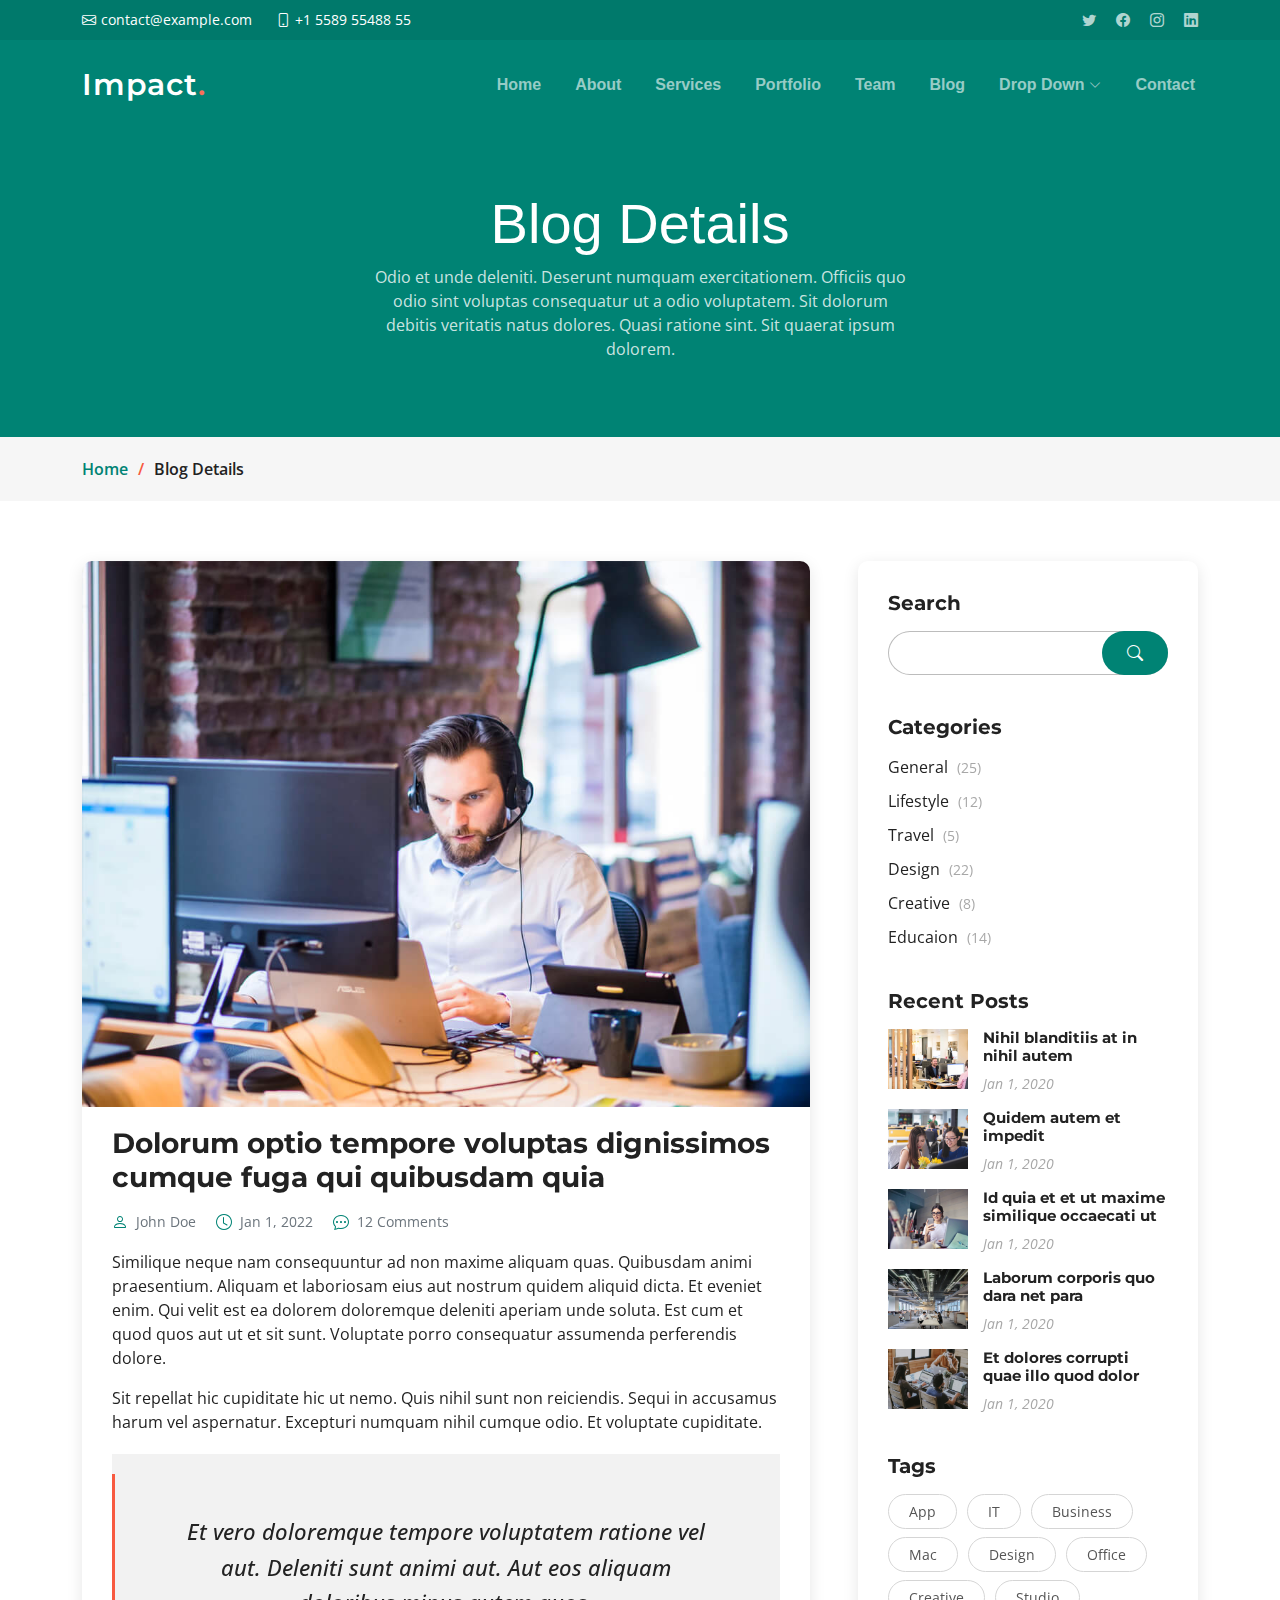
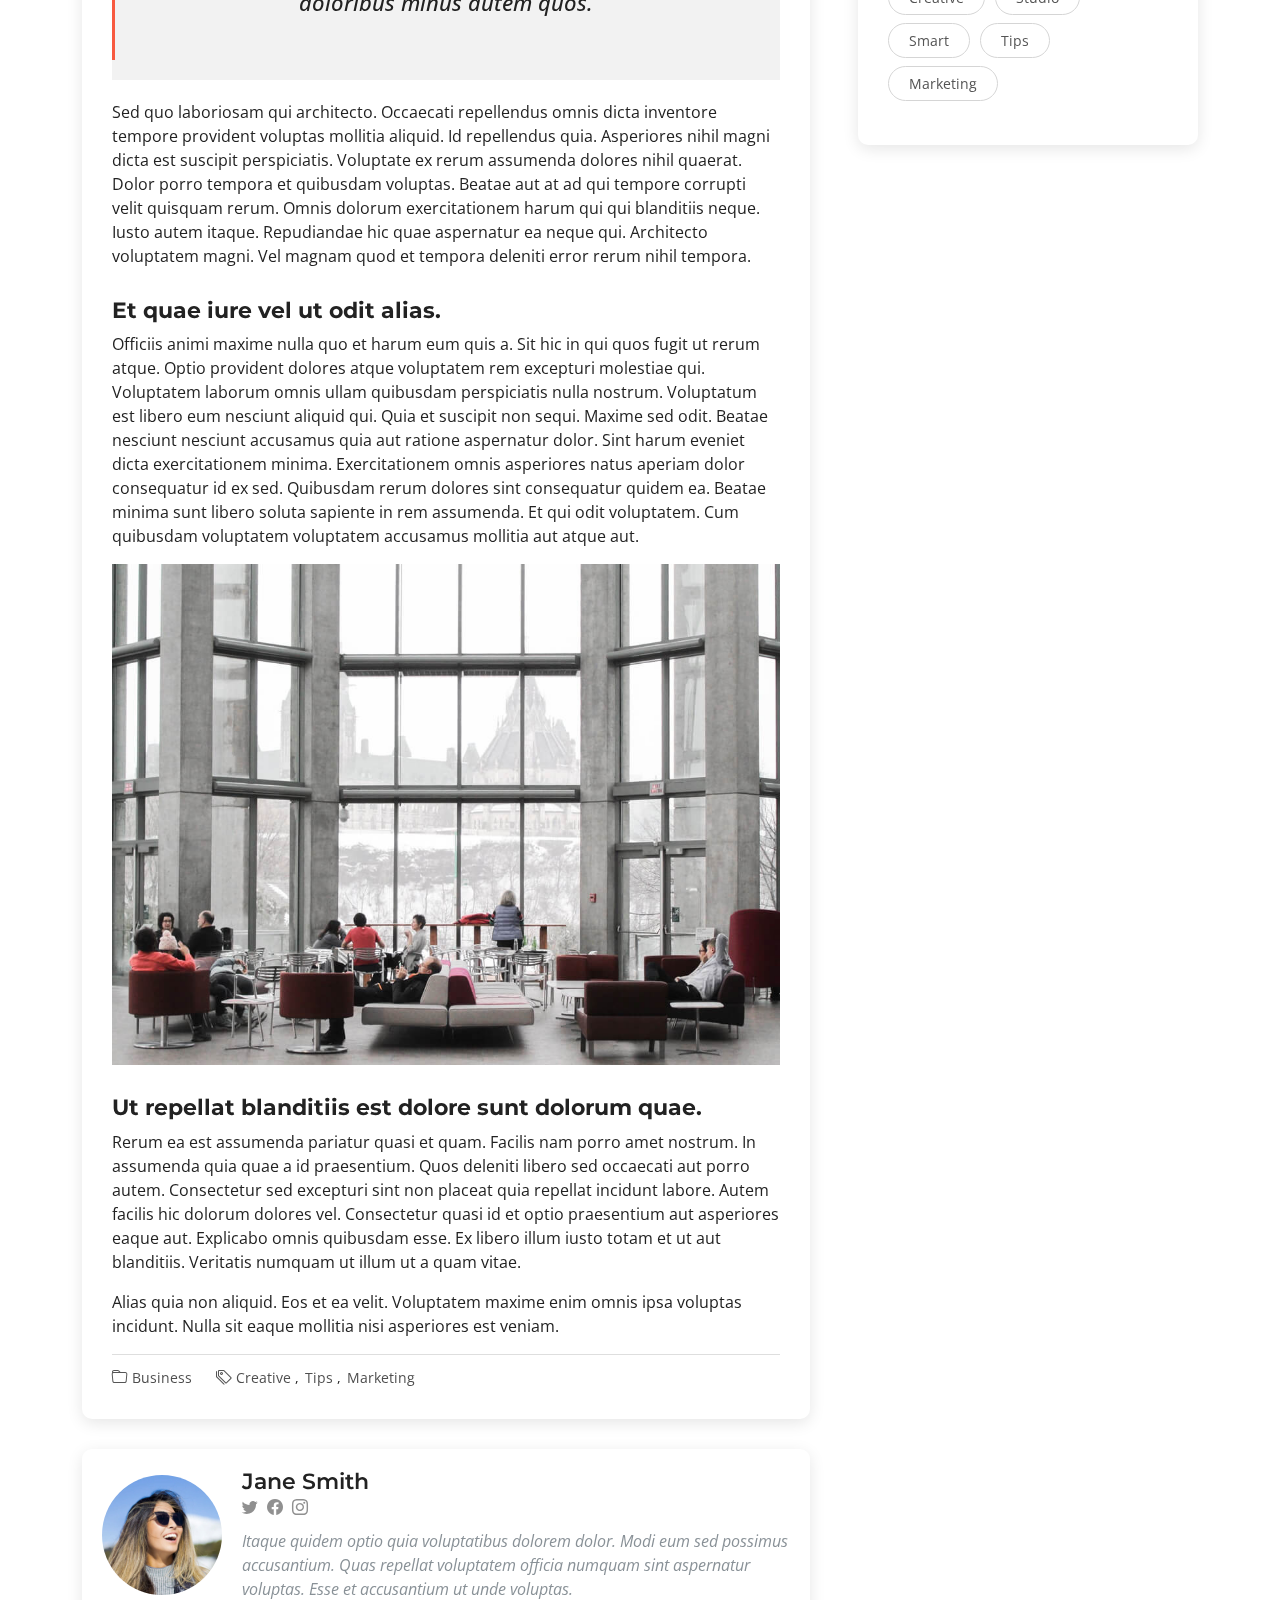
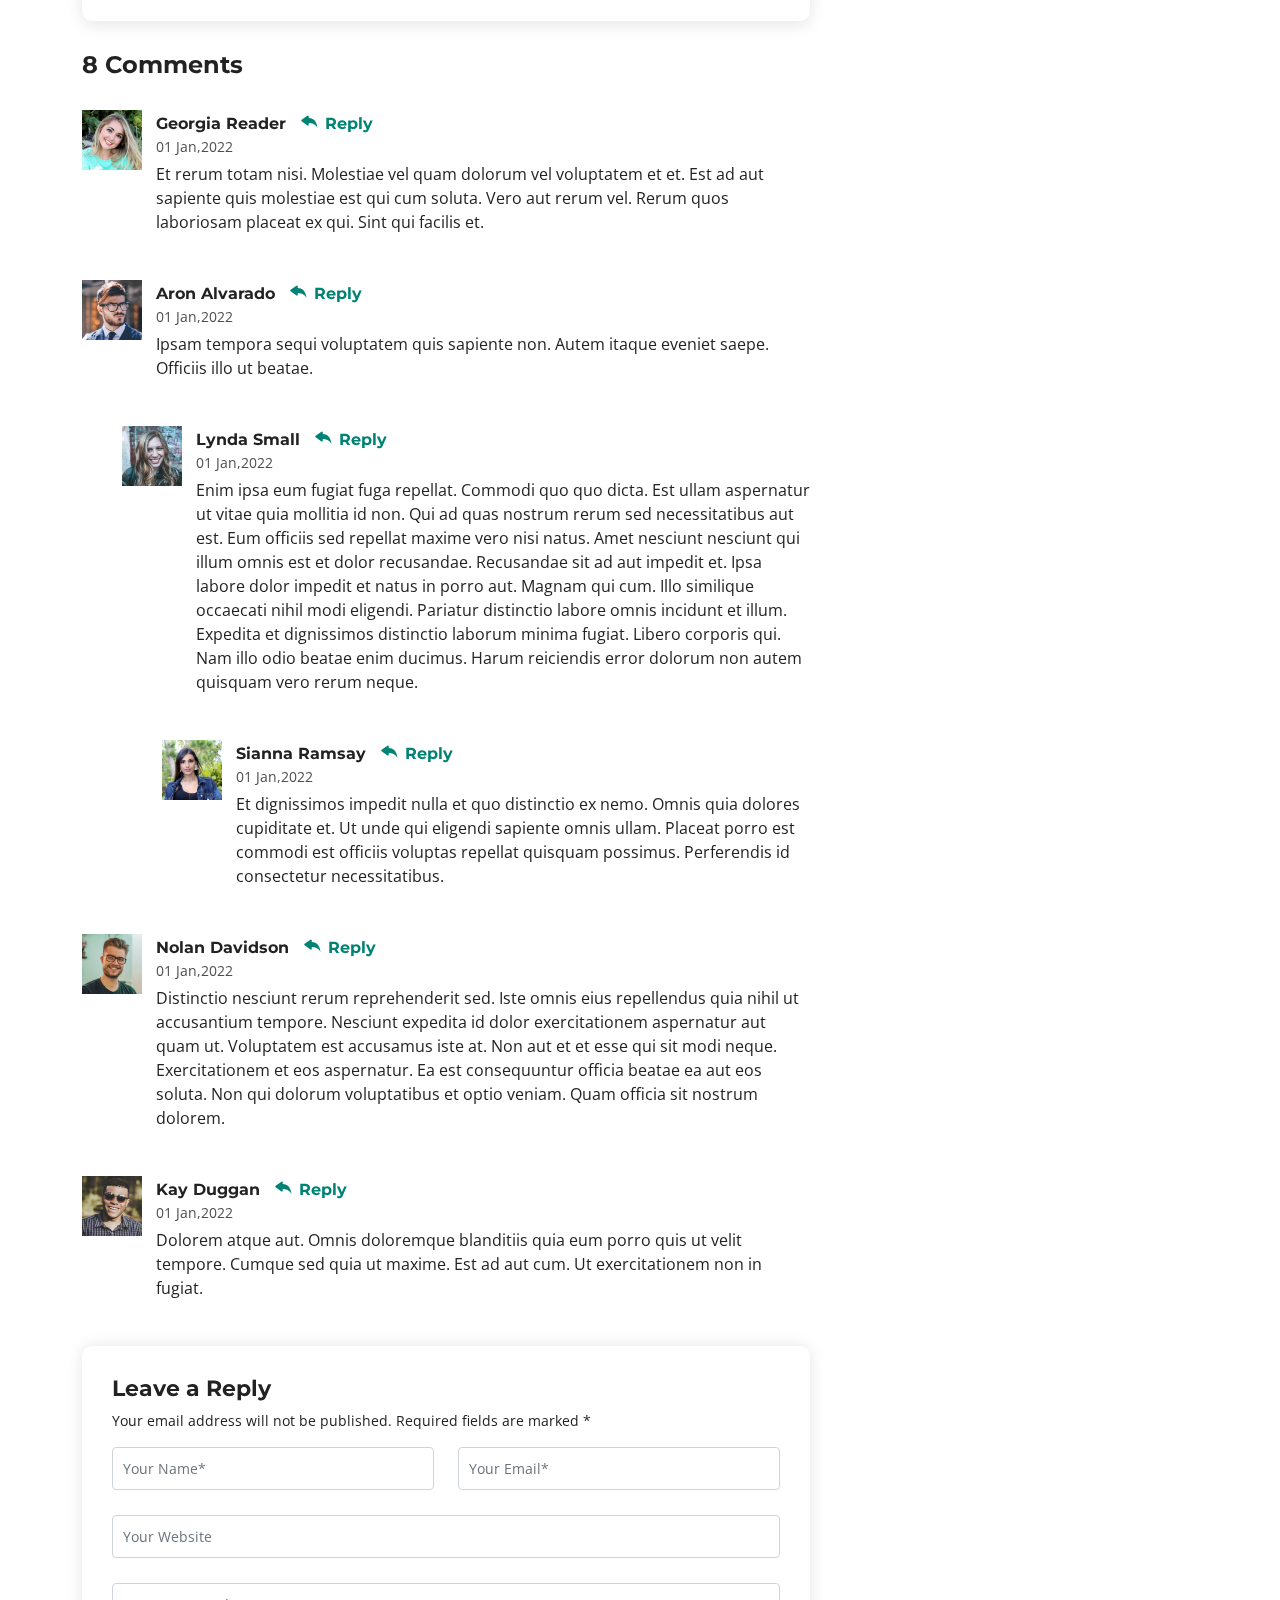
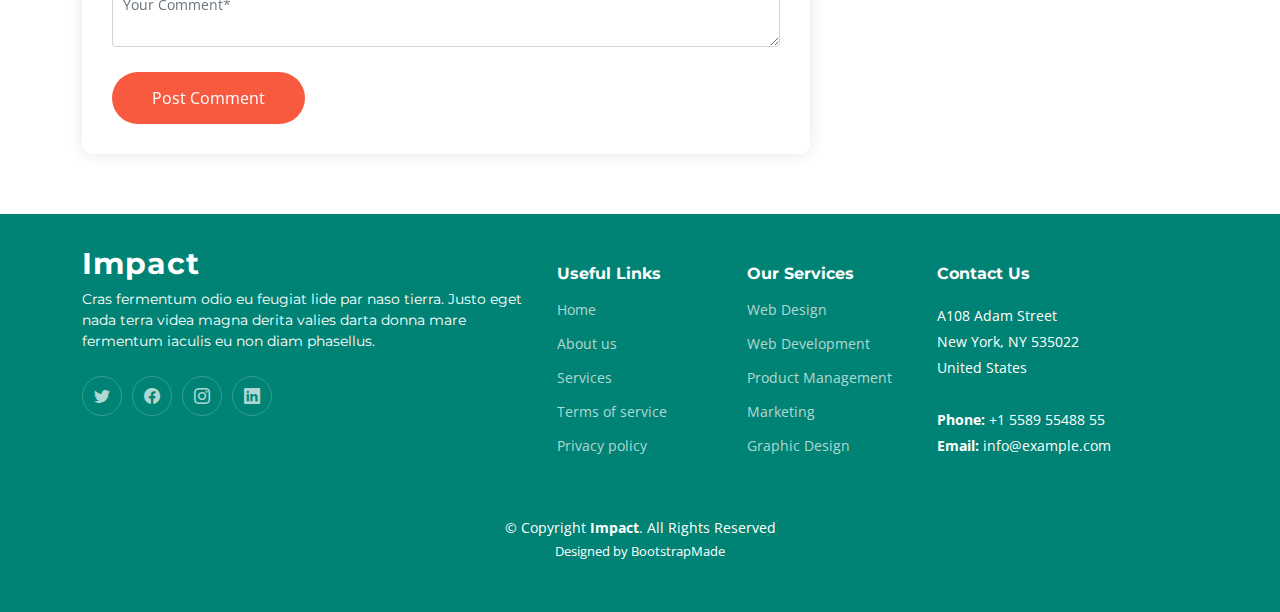
<file: blog-details.html>
<!DOCTYPE html>
<html lang="en">

<head>
    <meta charset="utf-8">
    <meta content="width=device-width, initial-scale=1.0" name="viewport">

    <title>Geohabitat-planners</title>
    <meta content="" name="description">
    <meta content="" name="keywords">

    <!-- Favicons -->
    <link href="assets/img/favicon.png" rel="icon">
    <link href="assets/img/apple-touch-icon.png" rel="apple-touch-icon">

    <!-- Google Fonts -->
    <link rel="preconnect" href="https://fonts.googleapis.com">
    <link rel="preconnect" href="https://fonts.gstatic.com" crossorigin>
    <link href="https://fonts.googleapis.com/css2?family=Open+Sans:ital,wght@0,300;0,400;0,500;0,600;0,700;1,300;1,400;1,600;1,700&family=Montserrat:ital,wght@0,300;0,400;0,500;0,600;0,700;1,300;1,400;1,500;1,600;1,700&family=Raleway:ital,wght@0,300;0,400;0,500;0,600;0,700;1,300;1,400;1,500;1,600;1,700&display=swap"
        rel="stylesheet">

    <!-- Vendor CSS Files -->
    <link href="assets/vendor/bootstrap/css/bootstrap.min.css" rel="stylesheet">
    <link href="assets/vendor/bootstrap-icons/bootstrap-icons.css" rel="stylesheet">
    <link href="assets/vendor/aos/aos.css" rel="stylesheet">
    <link href="assets/vendor/glightbox/css/glightbox.min.css" rel="stylesheet">
    <link href="assets/vendor/swiper/swiper-bundle.min.css" rel="stylesheet">

    <!-- Template Main CSS File -->
    <link href="assets/css/main.css" rel="stylesheet">

    <!-- =======================================================
  * Template Name: Impact - v1.1.1
  * Template URL: https://bootstrapmade.com/impact-bootstrap-business-website-template/
  * Author: BootstrapMade.com
  * License: https://bootstrapmade.com/license/
  ======================================================== -->
</head>

<body>

    <!-- ======= Header ======= -->
    <section id="topbar" class="topbar d-flex align-items-center">
        <div class="container d-flex justify-content-center justify-content-md-between">
            <div class="contact-info d-flex align-items-center">
                <i class="bi bi-envelope d-flex align-items-center"><a href="mailto:contact@example.com">contact@example.com</a></i>
                <i class="bi bi-phone d-flex align-items-center ms-4"><span>+1 5589 55488 55</span></i>
            </div>
            <div class="social-links d-none d-md-flex align-items-center">
                <a href="#" class="twitter"><i class="bi bi-twitter"></i></a>
                <a href="#" class="facebook"><i class="bi bi-facebook"></i></a>
                <a href="#" class="instagram"><i class="bi bi-instagram"></i></a>
                <a href="#" class="linkedin"><i class="bi bi-linkedin"></i></i></a>
            </div>
        </div>
    </section>
    <!-- End Top Bar -->

    <header id="header" class="header d-flex align-items-center">

        <div class="container-fluid container-xl d-flex align-items-center justify-content-between">
            <a href="index.html" class="logo d-flex align-items-center">
                <!-- Uncomment the line below if you also wish to use an image logo -->
                <!-- <img src="assets/img/logo.png" alt=""> -->
                <h1>Impact<span>.</span></h1>
            </a>
            <nav id="navbar" class="navbar">
                <ul>
                    <li><a href="#hero">Home</a></li>
                    <li><a href="#about">About</a></li>
                    <li><a href="#services">Services</a></li>
                    <li><a href="#portfolio">Portfolio</a></li>
                    <li><a href="#team">Team</a></li>
                    <li><a href="blog.html">Blog</a></li>
                    <li class="dropdown"><a href="#"><span>Drop Down</span> <i class="bi bi-chevron-down dropdown-indicator"></i></a>
                        <ul>
                            <li><a href="#">Drop Down 1</a></li>
                            <li class="dropdown"><a href="#"><span>Deep Drop Down</span> <i class="bi bi-chevron-down dropdown-indicator"></i></a>
                                <ul>
                                    <li><a href="#">Deep Drop Down 1</a></li>
                                    <li><a href="#">Deep Drop Down 2</a></li>
                                    <li><a href="#">Deep Drop Down 3</a></li>
                                    <li><a href="#">Deep Drop Down 4</a></li>
                                    <li><a href="#">Deep Drop Down 5</a></li>
                                </ul>
                            </li>
                            <li><a href="#">Drop Down 2</a></li>
                            <li><a href="#">Drop Down 3</a></li>
                            <li><a href="#">Drop Down 4</a></li>
                        </ul>
                    </li>
                    <li><a href="#contact">Contact</a></li>
                </ul>
            </nav>
            <!-- .navbar -->

            <i class="mobile-nav-toggle mobile-nav-show bi bi-list"></i>
            <i class="mobile-nav-toggle mobile-nav-hide d-none bi bi-x"></i>

        </div>
    </header>
    <!-- End Header -->
    <!-- End Header -->

    <main id="main">

        <!-- ======= Breadcrumbs ======= -->
        <div class="breadcrumbs">
            <div class="page-header d-flex align-items-center" style="background-image: url('');">
                <div class="container position-relative">
                    <div class="row d-flex justify-content-center">
                        <div class="col-lg-6 text-center">
                            <h2>Blog Details</h2>
                            <p>Odio et unde deleniti. Deserunt numquam exercitationem. Officiis quo odio sint voluptas consequatur ut a odio voluptatem. Sit dolorum debitis veritatis natus dolores. Quasi ratione sint. Sit quaerat ipsum dolorem.</p>
                        </div>
                    </div>
                </div>
            </div>
            <nav>
                <div class="container">
                    <ol>
                        <li><a href="index.html">Home</a></li>
                        <li>Blog Details</li>
                    </ol>
                </div>
            </nav>
        </div>
        <!-- End Breadcrumbs -->

        <!-- ======= Blog Details Section ======= -->
        <section id="blog" class="blog">
            <div class="container" data-aos="fade-up">

                <div class="row g-5">

                    <div class="col-lg-8">

                        <article class="blog-details">

                            <div class="post-img">
                                <img src="assets/img/blog/blog-1.jpg" alt="" class="img-fluid">
                            </div>

                            <h2 class="title">Dolorum optio tempore voluptas dignissimos cumque fuga qui quibusdam quia</h2>

                            <div class="meta-top">
                                <ul>
                                    <li class="d-flex align-items-center"><i class="bi bi-person"></i> <a href="blog-details.html">John Doe</a></li>
                                    <li class="d-flex align-items-center"><i class="bi bi-clock"></i> <a href="blog-details.html"><time datetime="2020-01-01">Jan 1, 2022</time></a></li>
                                    <li class="d-flex align-items-center"><i class="bi bi-chat-dots"></i> <a href="blog-details.html">12 Comments</a></li>
                                </ul>
                            </div>
                            <!-- End meta top -->

                            <div class="content">
                                <p>
                                    Similique neque nam consequuntur ad non maxime aliquam quas. Quibusdam animi praesentium. Aliquam et laboriosam eius aut nostrum quidem aliquid dicta. Et eveniet enim. Qui velit est ea dolorem doloremque deleniti aperiam unde soluta. Est cum et quod quos
                                    aut ut et sit sunt. Voluptate porro consequatur assumenda perferendis dolore.
                                </p>

                                <p>
                                    Sit repellat hic cupiditate hic ut nemo. Quis nihil sunt non reiciendis. Sequi in accusamus harum vel aspernatur. Excepturi numquam nihil cumque odio. Et voluptate cupiditate.
                                </p>

                                <blockquote>
                                    <p>
                                        Et vero doloremque tempore voluptatem ratione vel aut. Deleniti sunt animi aut. Aut eos aliquam doloribus minus autem quos.
                                    </p>
                                </blockquote>

                                <p>
                                    Sed quo laboriosam qui architecto. Occaecati repellendus omnis dicta inventore tempore provident voluptas mollitia aliquid. Id repellendus quia. Asperiores nihil magni dicta est suscipit perspiciatis. Voluptate ex rerum assumenda dolores nihil quaerat.
                                    Dolor porro tempora et quibusdam voluptas. Beatae aut at ad qui tempore corrupti velit quisquam rerum. Omnis dolorum exercitationem harum qui qui blanditiis neque. Iusto autem itaque. Repudiandae hic quae aspernatur
                                    ea neque qui. Architecto voluptatem magni. Vel magnam quod et tempora deleniti error rerum nihil tempora.
                                </p>

                                <h3>Et quae iure vel ut odit alias.</h3>
                                <p>
                                    Officiis animi maxime nulla quo et harum eum quis a. Sit hic in qui quos fugit ut rerum atque. Optio provident dolores atque voluptatem rem excepturi molestiae qui. Voluptatem laborum omnis ullam quibusdam perspiciatis nulla nostrum. Voluptatum est libero
                                    eum nesciunt aliquid qui. Quia et suscipit non sequi. Maxime sed odit. Beatae nesciunt nesciunt accusamus quia aut ratione aspernatur dolor. Sint harum eveniet dicta exercitationem minima. Exercitationem omnis asperiores
                                    natus aperiam dolor consequatur id ex sed. Quibusdam rerum dolores sint consequatur quidem ea. Beatae minima sunt libero soluta sapiente in rem assumenda. Et qui odit voluptatem. Cum quibusdam voluptatem voluptatem
                                    accusamus mollitia aut atque aut.
                                </p>
                                <img src="assets/img/blog/blog-inside-post.jpg" class="img-fluid" alt="">

                                <h3>Ut repellat blanditiis est dolore sunt dolorum quae.</h3>
                                <p>
                                    Rerum ea est assumenda pariatur quasi et quam. Facilis nam porro amet nostrum. In assumenda quia quae a id praesentium. Quos deleniti libero sed occaecati aut porro autem. Consectetur sed excepturi sint non placeat quia repellat incidunt labore. Autem
                                    facilis hic dolorum dolores vel. Consectetur quasi id et optio praesentium aut asperiores eaque aut. Explicabo omnis quibusdam esse. Ex libero illum iusto totam et ut aut blanditiis. Veritatis numquam ut illum ut a
                                    quam vitae.
                                </p>
                                <p>
                                    Alias quia non aliquid. Eos et ea velit. Voluptatem maxime enim omnis ipsa voluptas incidunt. Nulla sit eaque mollitia nisi asperiores est veniam.
                                </p>

                            </div>
                            <!-- End post content -->

                            <div class="meta-bottom">
                                <i class="bi bi-folder"></i>
                                <ul class="cats">
                                    <li><a href="#">Business</a></li>
                                </ul>

                                <i class="bi bi-tags"></i>
                                <ul class="tags">
                                    <li><a href="#">Creative</a></li>
                                    <li><a href="#">Tips</a></li>
                                    <li><a href="#">Marketing</a></li>
                                </ul>
                            </div>
                            <!-- End meta bottom -->

                        </article>
                        <!-- End blog post -->

                        <div class="post-author d-flex align-items-center">
                            <img src="assets/img/blog/blog-author.jpg" class="rounded-circle flex-shrink-0" alt="">
                            <div>
                                <h4>Jane Smith</h4>
                                <div class="social-links">
                                    <a href="https://twitters.com/#"><i class="bi bi-twitter"></i></a>
                                    <a href="https://facebook.com/#"><i class="bi bi-facebook"></i></a>
                                    <a href="https://instagram.com/#"><i class="biu bi-instagram"></i></a>
                                </div>
                                <p>
                                    Itaque quidem optio quia voluptatibus dolorem dolor. Modi eum sed possimus accusantium. Quas repellat voluptatem officia numquam sint aspernatur voluptas. Esse et accusantium ut unde voluptas.
                                </p>
                            </div>
                        </div>
                        <!-- End post author -->

                        <div class="comments">

                            <h4 class="comments-count">8 Comments</h4>

                            <div id="comment-1" class="comment">
                                <div class="d-flex">
                                    <div class="comment-img"><img src="assets/img/blog/comments-1.jpg" alt=""></div>
                                    <div>
                                        <h5><a href="">Georgia Reader</a> <a href="#" class="reply"><i class="bi bi-reply-fill"></i> Reply</a></h5>
                                        <time datetime="2020-01-01">01 Jan,2022</time>
                                        <p>
                                            Et rerum totam nisi. Molestiae vel quam dolorum vel voluptatem et et. Est ad aut sapiente quis molestiae est qui cum soluta. Vero aut rerum vel. Rerum quos laboriosam placeat ex qui. Sint qui facilis et.
                                        </p>
                                    </div>
                                </div>
                            </div>
                            <!-- End comment #1 -->

                            <div id="comment-2" class="comment">
                                <div class="d-flex">
                                    <div class="comment-img"><img src="assets/img/blog/comments-2.jpg" alt=""></div>
                                    <div>
                                        <h5><a href="">Aron Alvarado</a> <a href="#" class="reply"><i class="bi bi-reply-fill"></i> Reply</a></h5>
                                        <time datetime="2020-01-01">01 Jan,2022</time>
                                        <p>
                                            Ipsam tempora sequi voluptatem quis sapiente non. Autem itaque eveniet saepe. Officiis illo ut beatae.
                                        </p>
                                    </div>
                                </div>

                                <div id="comment-reply-1" class="comment comment-reply">
                                    <div class="d-flex">
                                        <div class="comment-img"><img src="assets/img/blog/comments-3.jpg" alt=""></div>
                                        <div>
                                            <h5><a href="">Lynda Small</a> <a href="#" class="reply"><i class="bi bi-reply-fill"></i> Reply</a></h5>
                                            <time datetime="2020-01-01">01 Jan,2022</time>
                                            <p>
                                                Enim ipsa eum fugiat fuga repellat. Commodi quo quo dicta. Est ullam aspernatur ut vitae quia mollitia id non. Qui ad quas nostrum rerum sed necessitatibus aut est. Eum officiis sed repellat maxime vero nisi natus. Amet nesciunt nesciunt qui illum omnis
                                                est et dolor recusandae. Recusandae sit ad aut impedit et. Ipsa labore dolor impedit et natus in porro aut. Magnam qui cum. Illo similique occaecati nihil modi eligendi. Pariatur distinctio labore omnis
                                                incidunt et illum. Expedita et dignissimos distinctio laborum minima fugiat. Libero corporis qui. Nam illo odio beatae enim ducimus. Harum reiciendis error dolorum non autem quisquam vero rerum neque.
                                            </p>
                                        </div>
                                    </div>

                                    <div id="comment-reply-2" class="comment comment-reply">
                                        <div class="d-flex">
                                            <div class="comment-img"><img src="assets/img/blog/comments-4.jpg" alt=""></div>
                                            <div>
                                                <h5><a href="">Sianna Ramsay</a> <a href="#" class="reply"><i class="bi bi-reply-fill"></i> Reply</a></h5>
                                                <time datetime="2020-01-01">01 Jan,2022</time>
                                                <p>
                                                    Et dignissimos impedit nulla et quo distinctio ex nemo. Omnis quia dolores cupiditate et. Ut unde qui eligendi sapiente omnis ullam. Placeat porro est commodi est officiis voluptas repellat quisquam possimus. Perferendis id consectetur necessitatibus.
                                                </p>
                                            </div>
                                        </div>

                                    </div>
                                    <!-- End comment reply #2-->

                                </div>
                                <!-- End comment reply #1-->

                            </div>
                            <!-- End comment #2-->

                            <div id="comment-3" class="comment">
                                <div class="d-flex">
                                    <div class="comment-img"><img src="assets/img/blog/comments-5.jpg" alt=""></div>
                                    <div>
                                        <h5><a href="">Nolan Davidson</a> <a href="#" class="reply"><i class="bi bi-reply-fill"></i> Reply</a></h5>
                                        <time datetime="2020-01-01">01 Jan,2022</time>
                                        <p>
                                            Distinctio nesciunt rerum reprehenderit sed. Iste omnis eius repellendus quia nihil ut accusantium tempore. Nesciunt expedita id dolor exercitationem aspernatur aut quam ut. Voluptatem est accusamus iste at. Non aut et et esse qui sit modi neque. Exercitationem
                                            et eos aspernatur. Ea est consequuntur officia beatae ea aut eos soluta. Non qui dolorum voluptatibus et optio veniam. Quam officia sit nostrum dolorem.
                                        </p>
                                    </div>
                                </div>

                            </div>
                            <!-- End comment #3 -->

                            <div id="comment-4" class="comment">
                                <div class="d-flex">
                                    <div class="comment-img"><img src="assets/img/blog/comments-6.jpg" alt=""></div>
                                    <div>
                                        <h5><a href="">Kay Duggan</a> <a href="#" class="reply"><i class="bi bi-reply-fill"></i> Reply</a></h5>
                                        <time datetime="2020-01-01">01 Jan,2022</time>
                                        <p>
                                            Dolorem atque aut. Omnis doloremque blanditiis quia eum porro quis ut velit tempore. Cumque sed quia ut maxime. Est ad aut cum. Ut exercitationem non in fugiat.
                                        </p>
                                    </div>
                                </div>

                            </div>
                            <!-- End comment #4 -->

                            <div class="reply-form">

                                <h4>Leave a Reply</h4>
                                <p>Your email address will not be published. Required fields are marked * </p>
                                <form action="">
                                    <div class="row">
                                        <div class="col-md-6 form-group">
                                            <input name="name" type="text" class="form-control" placeholder="Your Name*">
                                        </div>
                                        <div class="col-md-6 form-group">
                                            <input name="email" type="text" class="form-control" placeholder="Your Email*">
                                        </div>
                                    </div>
                                    <div class="row">
                                        <div class="col form-group">
                                            <input name="website" type="text" class="form-control" placeholder="Your Website">
                                        </div>
                                    </div>
                                    <div class="row">
                                        <div class="col form-group">
                                            <textarea name="comment" class="form-control" placeholder="Your Comment*"></textarea>
                                        </div>
                                    </div>
                                    <button type="submit" class="btn btn-primary">Post Comment</button>

                                </form>

                            </div>

                        </div>
                        <!-- End blog comments -->

                    </div>

                    <div class="col-lg-4">

                        <div class="sidebar">

                            <div class="sidebar-item search-form">
                                <h3 class="sidebar-title">Search</h3>
                                <form action="" class="mt-3">
                                    <input type="text">
                                    <button type="submit"><i class="bi bi-search"></i></button>
                                </form>
                            </div>
                            <!-- End sidebar search formn-->

                            <div class="sidebar-item categories">
                                <h3 class="sidebar-title">Categories</h3>
                                <ul class="mt-3">
                                    <li><a href="#">General <span>(25)</span></a></li>
                                    <li><a href="#">Lifestyle <span>(12)</span></a></li>
                                    <li><a href="#">Travel <span>(5)</span></a></li>
                                    <li><a href="#">Design <span>(22)</span></a></li>
                                    <li><a href="#">Creative <span>(8)</span></a></li>
                                    <li><a href="#">Educaion <span>(14)</span></a></li>
                                </ul>
                            </div>
                            <!-- End sidebar categories-->

                            <div class="sidebar-item recent-posts">
                                <h3 class="sidebar-title">Recent Posts</h3>

                                <div class="mt-3">

                                    <div class="post-item mt-3">
                                        <img src="assets/img/blog/blog-recent-1.jpg" alt="">
                                        <div>
                                            <h4><a href="blog-details.html">Nihil blanditiis at in nihil autem</a></h4>
                                            <time datetime="2020-01-01">Jan 1, 2020</time>
                                        </div>
                                    </div>
                                    <!-- End recent post item-->

                                    <div class="post-item">
                                        <img src="assets/img/blog/blog-recent-2.jpg" alt="">
                                        <div>
                                            <h4><a href="blog-details.html">Quidem autem et impedit</a></h4>
                                            <time datetime="2020-01-01">Jan 1, 2020</time>
                                        </div>
                                    </div>
                                    <!-- End recent post item-->

                                    <div class="post-item">
                                        <img src="assets/img/blog/blog-recent-3.jpg" alt="">
                                        <div>
                                            <h4><a href="blog-details.html">Id quia et et ut maxime similique occaecati ut</a></h4>
                                            <time datetime="2020-01-01">Jan 1, 2020</time>
                                        </div>
                                    </div>
                                    <!-- End recent post item-->

                                    <div class="post-item">
                                        <img src="assets/img/blog/blog-recent-4.jpg" alt="">
                                        <div>
                                            <h4><a href="blog-details.html">Laborum corporis quo dara net para</a></h4>
                                            <time datetime="2020-01-01">Jan 1, 2020</time>
                                        </div>
                                    </div>
                                    <!-- End recent post item-->

                                    <div class="post-item">
                                        <img src="assets/img/blog/blog-recent-5.jpg" alt="">
                                        <div>
                                            <h4><a href="blog-details.html">Et dolores corrupti quae illo quod dolor</a></h4>
                                            <time datetime="2020-01-01">Jan 1, 2020</time>
                                        </div>
                                    </div>
                                    <!-- End recent post item-->

                                </div>

                            </div>
                            <!-- End sidebar recent posts-->

                            <div class="sidebar-item tags">
                                <h3 class="sidebar-title">Tags</h3>
                                <ul class="mt-3">
                                    <li><a href="#">App</a></li>
                                    <li><a href="#">IT</a></li>
                                    <li><a href="#">Business</a></li>
                                    <li><a href="#">Mac</a></li>
                                    <li><a href="#">Design</a></li>
                                    <li><a href="#">Office</a></li>
                                    <li><a href="#">Creative</a></li>
                                    <li><a href="#">Studio</a></li>
                                    <li><a href="#">Smart</a></li>
                                    <li><a href="#">Tips</a></li>
                                    <li><a href="#">Marketing</a></li>
                                </ul>
                            </div>
                            <!-- End sidebar tags-->

                        </div>
                        <!-- End Blog Sidebar -->

                    </div>
                </div>

            </div>
        </section>
        <!-- End Blog Details Section -->

    </main>
    <!-- End #main -->

    <!-- ======= Footer ======= -->
    <footer id="footer" class="footer">

        <div class="container">
            <div class="row gy-4">
                <div class="col-lg-5 col-md-12 footer-info">
                    <a href="index.html" class="logo d-flex align-items-center">
                        <span>Impact</span>
                    </a>
                    <p>Cras fermentum odio eu feugiat lide par naso tierra. Justo eget nada terra videa magna derita valies darta donna mare fermentum iaculis eu non diam phasellus.</p>
                    <div class="social-links d-flex mt-4">
                        <a href="#" class="twitter"><i class="bi bi-twitter"></i></a>
                        <a href="#" class="facebook"><i class="bi bi-facebook"></i></a>
                        <a href="#" class="instagram"><i class="bi bi-instagram"></i></a>
                        <a href="#" class="linkedin"><i class="bi bi-linkedin"></i></a>
                    </div>
                </div>

                <div class="col-lg-2 col-6 footer-links">
                    <h4>Useful Links</h4>
                    <ul>
                        <li><a href="#">Home</a></li>
                        <li><a href="#">About us</a></li>
                        <li><a href="#">Services</a></li>
                        <li><a href="#">Terms of service</a></li>
                        <li><a href="#">Privacy policy</a></li>
                    </ul>
                </div>

                <div class="col-lg-2 col-6 footer-links">
                    <h4>Our Services</h4>
                    <ul>
                        <li><a href="#">Web Design</a></li>
                        <li><a href="#">Web Development</a></li>
                        <li><a href="#">Product Management</a></li>
                        <li><a href="#">Marketing</a></li>
                        <li><a href="#">Graphic Design</a></li>
                    </ul>
                </div>

                <div class="col-lg-3 col-md-12 footer-contact text-center text-md-start">
                    <h4>Contact Us</h4>
                    <p>
                        A108 Adam Street <br> New York, NY 535022<br> United States <br><br>
                        <strong>Phone:</strong> +1 5589 55488 55<br>
                        <strong>Email:</strong> info@example.com<br>
                    </p>

                </div>

            </div>
        </div>

        <div class="container mt-4">
            <div class="copyright">
                &copy; Copyright <strong><span>Impact</span></strong>. All Rights Reserved
            </div>
            <div class="credits">
                <!-- All the links in the footer should remain intact. -->
                <!-- You can delete the links only if you purchased the pro version. -->
                <!-- Licensing information: https://bootstrapmade.com/license/ -->
                <!-- Purchase the pro version with working PHP/AJAX contact form: https://bootstrapmade.com/impact-bootstrap-business-website-template/ -->
                Designed by <a href="https://bootstrapmade.com/">BootstrapMade</a>
            </div>
        </div>

    </footer>
    <!-- End Footer -->
    <!-- End Footer -->

    <a href="#" class="scroll-top d-flex align-items-center justify-content-center"><i class="bi bi-arrow-up-short"></i></a>

    <div id="preloader"></div>

    <!-- Vendor JS Files -->
    <script src="assets/vendor/bootstrap/js/bootstrap.bundle.min.js"></script>
    <script src="assets/vendor/aos/aos.js"></script>
    <script src="assets/vendor/glightbox/js/glightbox.min.js"></script>
    <script src="assets/vendor/purecounter/purecounter_vanilla.js"></script>
    <script src="assets/vendor/swiper/swiper-bundle.min.js"></script>
    <script src="assets/vendor/isotope-layout/isotope.pkgd.min.js"></script>
    <script src="assets/vendor/php-email-form/validate.js"></script>

    <!-- Template Main JS File -->
    <script src="assets/js/main.js"></script>

</body>

</html>
</file>
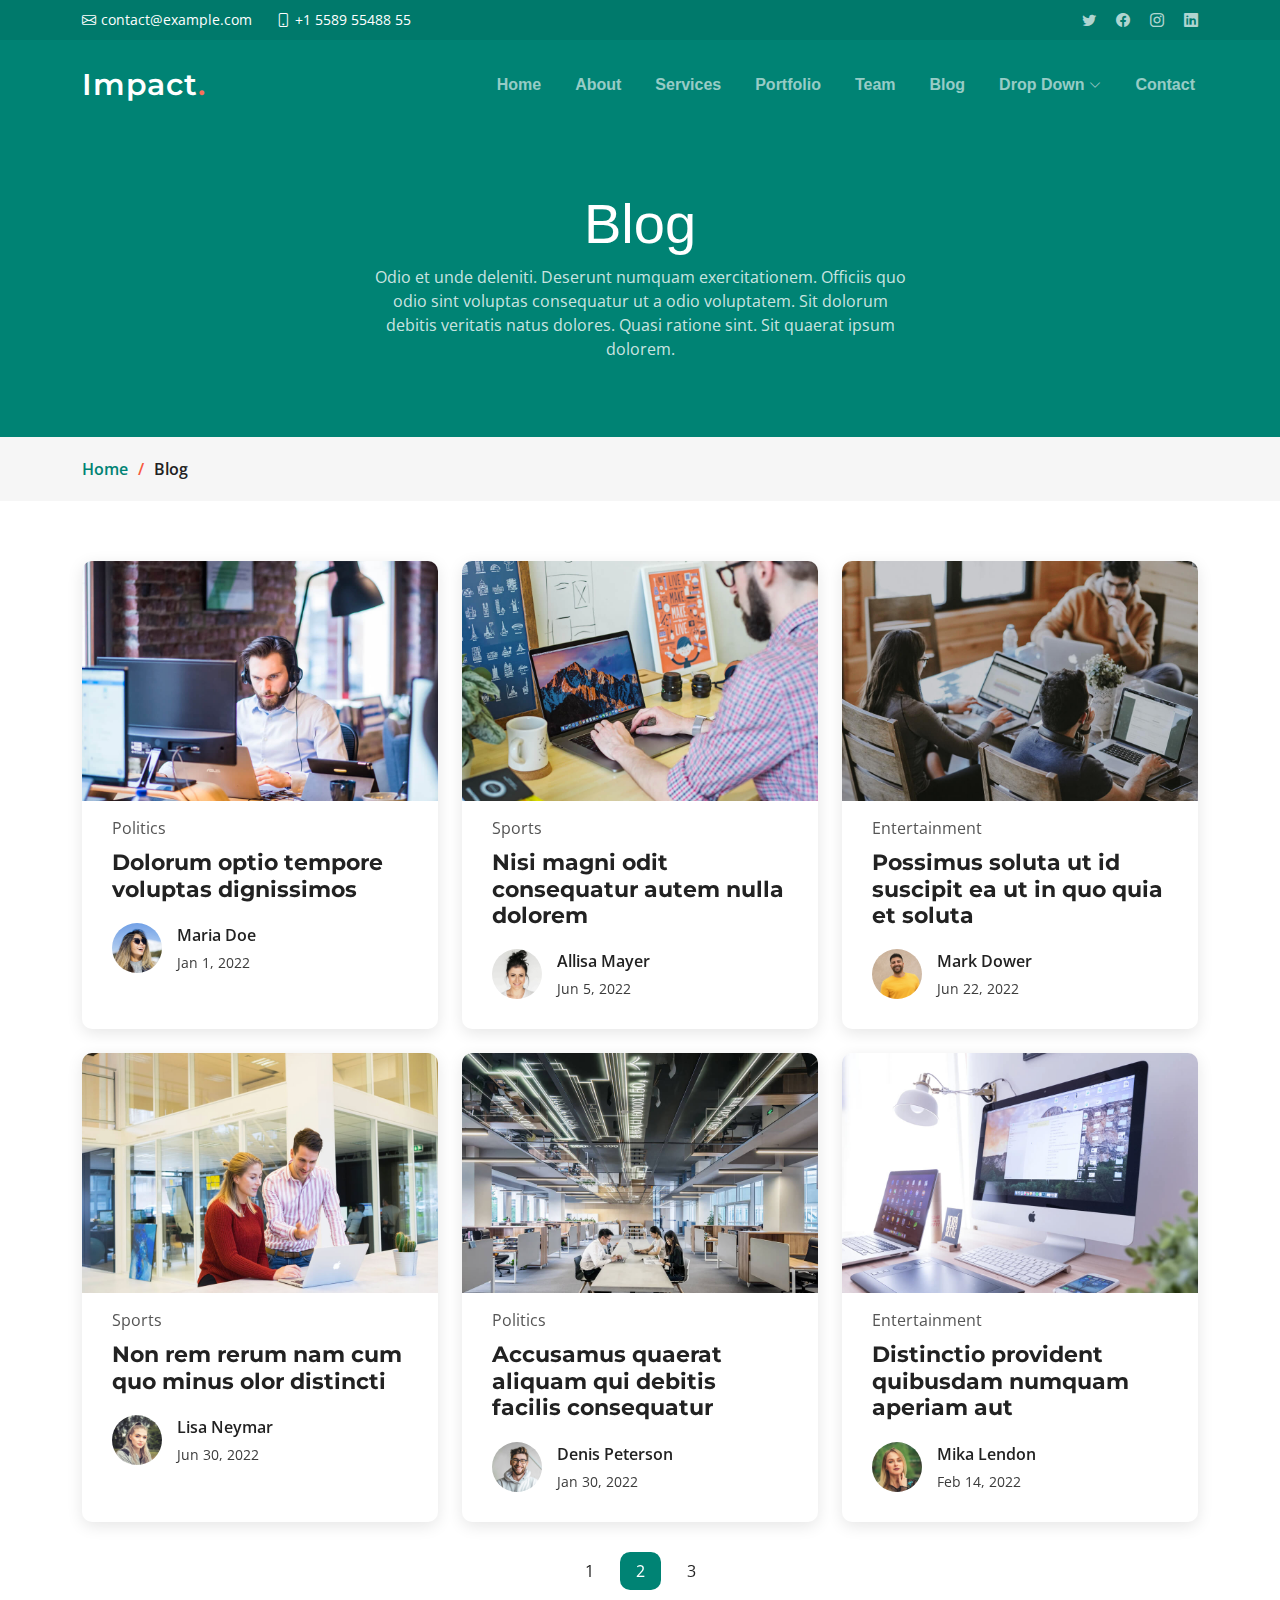
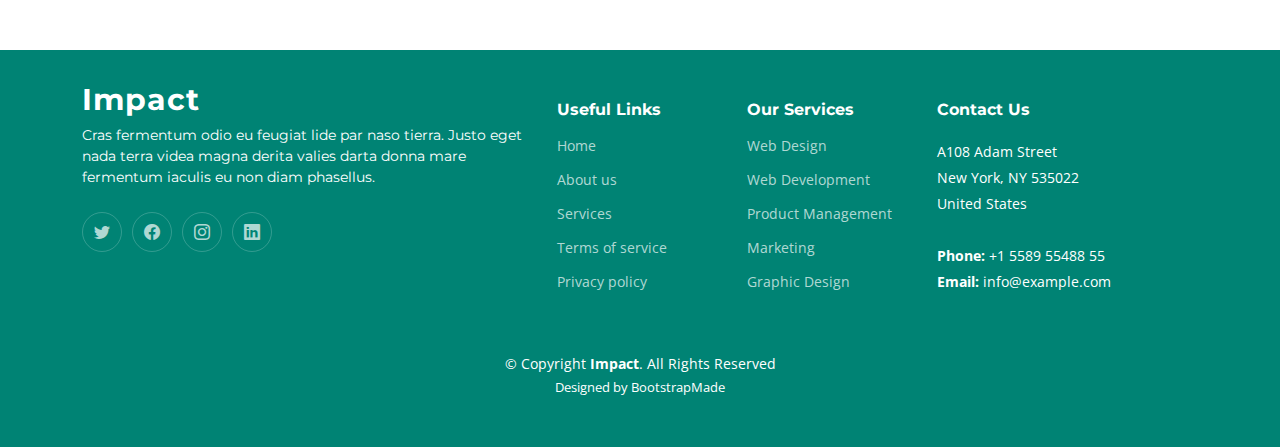
<file: blog.html>
<!DOCTYPE html>
<html lang="en">

<head>
    <meta charset="utf-8">
    <meta content="width=device-width, initial-scale=1.0" name="viewport">

    <title>Geohabitat-planners</title>
    <meta content="" name="description">
    <meta content="" name="keywords">

    <!-- Favicons -->
    <link href="assets/img/favicon.png" rel="icon">
    <link href="assets/img/apple-touch-icon.png" rel="apple-touch-icon">

    <!-- Google Fonts -->
    <link rel="preconnect" href="https://fonts.googleapis.com">
    <link rel="preconnect" href="https://fonts.gstatic.com" crossorigin>
    <link href="https://fonts.googleapis.com/css2?family=Open+Sans:ital,wght@0,300;0,400;0,500;0,600;0,700;1,300;1,400;1,600;1,700&family=Montserrat:ital,wght@0,300;0,400;0,500;0,600;0,700;1,300;1,400;1,500;1,600;1,700&family=Raleway:ital,wght@0,300;0,400;0,500;0,600;0,700;1,300;1,400;1,500;1,600;1,700&display=swap"
        rel="stylesheet">

    <!-- Vendor CSS Files -->
    <link href="assets/vendor/bootstrap/css/bootstrap.min.css" rel="stylesheet">
    <link href="assets/vendor/bootstrap-icons/bootstrap-icons.css" rel="stylesheet">
    <link href="assets/vendor/aos/aos.css" rel="stylesheet">
    <link href="assets/vendor/glightbox/css/glightbox.min.css" rel="stylesheet">
    <link href="assets/vendor/swiper/swiper-bundle.min.css" rel="stylesheet">

    <!-- Template Main CSS File -->
    <link href="assets/css/main.css" rel="stylesheet">

    <!-- =======================================================
  * Template Name: Impact - v1.1.1
  * Template URL: https://bootstrapmade.com/impact-bootstrap-business-website-template/
  * Author: BootstrapMade.com
  * License: https://bootstrapmade.com/license/
  ======================================================== -->
</head>

<body>

    <!-- ======= Header ======= -->
    <section id="topbar" class="topbar d-flex align-items-center">
        <div class="container d-flex justify-content-center justify-content-md-between">
            <div class="contact-info d-flex align-items-center">
                <i class="bi bi-envelope d-flex align-items-center"><a href="mailto:contact@example.com">contact@example.com</a></i>
                <i class="bi bi-phone d-flex align-items-center ms-4"><span>+1 5589 55488 55</span></i>
            </div>
            <div class="social-links d-none d-md-flex align-items-center">
                <a href="#" class="twitter"><i class="bi bi-twitter"></i></a>
                <a href="#" class="facebook"><i class="bi bi-facebook"></i></a>
                <a href="#" class="instagram"><i class="bi bi-instagram"></i></a>
                <a href="#" class="linkedin"><i class="bi bi-linkedin"></i></i></a>
            </div>
        </div>
    </section>
    <!-- End Top Bar -->

    <header id="header" class="header d-flex align-items-center">

        <div class="container-fluid container-xl d-flex align-items-center justify-content-between">
            <a href="index.html" class="logo d-flex align-items-center">
                <!-- Uncomment the line below if you also wish to use an image logo -->
                <!-- <img src="assets/img/logo.png" alt=""> -->
                <h1>Impact<span>.</span></h1>
            </a>
            <nav id="navbar" class="navbar">
                <ul>
                    <li><a href="#hero">Home</a></li>
                    <li><a href="#about">About</a></li>
                    <li><a href="#services">Services</a></li>
                    <li><a href="#portfolio">Portfolio</a></li>
                    <li><a href="#team">Team</a></li>
                    <li><a href="blog.html">Blog</a></li>
                    <li class="dropdown"><a href="#"><span>Drop Down</span> <i class="bi bi-chevron-down dropdown-indicator"></i></a>
                        <ul>
                            <li><a href="#">Drop Down 1</a></li>
                            <li class="dropdown"><a href="#"><span>Deep Drop Down</span> <i class="bi bi-chevron-down dropdown-indicator"></i></a>
                                <ul>
                                    <li><a href="#">Deep Drop Down 1</a></li>
                                    <li><a href="#">Deep Drop Down 2</a></li>
                                    <li><a href="#">Deep Drop Down 3</a></li>
                                    <li><a href="#">Deep Drop Down 4</a></li>
                                    <li><a href="#">Deep Drop Down 5</a></li>
                                </ul>
                            </li>
                            <li><a href="#">Drop Down 2</a></li>
                            <li><a href="#">Drop Down 3</a></li>
                            <li><a href="#">Drop Down 4</a></li>
                        </ul>
                    </li>
                    <li><a href="#contact">Contact</a></li>
                </ul>
            </nav>
            <!-- .navbar -->

            <i class="mobile-nav-toggle mobile-nav-show bi bi-list"></i>
            <i class="mobile-nav-toggle mobile-nav-hide d-none bi bi-x"></i>

        </div>
    </header>
    <!-- End Header -->
    <!-- End Header -->

    <main id="main">

        <!-- ======= Breadcrumbs ======= -->
        <div class="breadcrumbs">
            <div class="page-header d-flex align-items-center" style="background-image: url('');">
                <div class="container position-relative">
                    <div class="row d-flex justify-content-center">
                        <div class="col-lg-6 text-center">
                            <h2>Blog</h2>
                            <p>Odio et unde deleniti. Deserunt numquam exercitationem. Officiis quo odio sint voluptas consequatur ut a odio voluptatem. Sit dolorum debitis veritatis natus dolores. Quasi ratione sint. Sit quaerat ipsum dolorem.</p>
                        </div>
                    </div>
                </div>
            </div>
            <nav>
                <div class="container">
                    <ol>
                        <li><a href="index.html">Home</a></li>
                        <li>Blog</li>
                    </ol>
                </div>
            </nav>
        </div>
        <!-- End Breadcrumbs -->

        <!-- ======= Blog Section ======= -->
        <section id="blog" class="blog">
            <div class="container" data-aos="fade-up">

                <div class="row gy-4 posts-list">

                    <div class="col-xl-4 col-md-6">
                        <article>

                            <div class="post-img">
                                <img src="assets/img/blog/blog-1.jpg" alt="" class="img-fluid">
                            </div>

                            <p class="post-category">Politics</p>

                            <h2 class="title">
                                <a href="blog-details.html">Dolorum optio tempore voluptas dignissimos</a>
                            </h2>

                            <div class="d-flex align-items-center">
                                <img src="assets/img/blog/blog-author.jpg" alt="" class="img-fluid post-author-img flex-shrink-0">
                                <div class="post-meta">
                                    <p class="post-author-list">Maria Doe</p>
                                    <p class="post-date">
                                        <time datetime="2022-01-01">Jan 1, 2022</time>
                                    </p>
                                </div>
                            </div>

                        </article>
                    </div>
                    <!-- End post list item -->

                    <div class="col-xl-4 col-md-6">
                        <article>

                            <div class="post-img">
                                <img src="assets/img/blog/blog-2.jpg" alt="" class="img-fluid">
                            </div>

                            <p class="post-category">Sports</p>

                            <h2 class="title">
                                <a href="blog-details.html">Nisi magni odit consequatur autem nulla dolorem</a>
                            </h2>

                            <div class="d-flex align-items-center">
                                <img src="assets/img/blog/blog-author-2.jpg" alt="" class="img-fluid post-author-img flex-shrink-0">
                                <div class="post-meta">
                                    <p class="post-author-list">Allisa Mayer</p>
                                    <p class="post-date">
                                        <time datetime="2022-01-01">Jun 5, 2022</time>
                                    </p>
                                </div>
                            </div>

                        </article>
                    </div>
                    <!-- End post list item -->

                    <div class="col-xl-4 col-md-6">
                        <article>

                            <div class="post-img">
                                <img src="assets/img/blog/blog-3.jpg" alt="" class="img-fluid">
                            </div>

                            <p class="post-category">Entertainment</p>

                            <h2 class="title">
                                <a href="blog-details.html">Possimus soluta ut id suscipit ea ut in quo quia et soluta</a>
                            </h2>

                            <div class="d-flex align-items-center">
                                <img src="assets/img/blog/blog-author-3.jpg" alt="" class="img-fluid post-author-img flex-shrink-0">
                                <div class="post-meta">
                                    <p class="post-author-list">Mark Dower</p>
                                    <p class="post-date">
                                        <time datetime="2022-01-01">Jun 22, 2022</time>
                                    </p>
                                </div>
                            </div>

                        </article>
                    </div>
                    <!-- End post list item -->

                    <div class="col-xl-4 col-md-6">
                        <article>

                            <div class="post-img">
                                <img src="assets/img/blog/blog-4.jpg" alt="" class="img-fluid">
                            </div>

                            <p class="post-category">Sports</p>

                            <h2 class="title">
                                <a href="blog-details.html">Non rem rerum nam cum quo minus olor distincti</a>
                            </h2>

                            <div class="d-flex align-items-center">
                                <img src="assets/img/blog/blog-author-4.jpg" alt="" class="img-fluid post-author-img flex-shrink-0">
                                <div class="post-meta">
                                    <p class="post-author-list">Lisa Neymar</p>
                                    <p class="post-date">
                                        <time datetime="2022-01-01">Jun 30, 2022</time>
                                    </p>
                                </div>
                            </div>

                        </article>
                    </div>
                    <!-- End post list item -->

                    <div class="col-xl-4 col-md-6">
                        <article>

                            <div class="post-img">
                                <img src="assets/img/blog/blog-5.jpg" alt="" class="img-fluid">
                            </div>

                            <p class="post-category">Politics</p>

                            <h2 class="title">
                                <a href="blog-details.html">Accusamus quaerat aliquam qui debitis facilis consequatur</a>
                            </h2>

                            <div class="d-flex align-items-center">
                                <img src="assets/img/blog/blog-author-5.jpg" alt="" class="img-fluid post-author-img flex-shrink-0">
                                <div class="post-meta">
                                    <p class="post-author-list">Denis Peterson</p>
                                    <p class="post-date">
                                        <time datetime="2022-01-01">Jan 30, 2022</time>
                                    </p>
                                </div>
                            </div>

                        </article>
                    </div>
                    <!-- End post list item -->

                    <div class="col-xl-4 col-md-6">
                        <article>

                            <div class="post-img">
                                <img src="assets/img/blog/blog-6.jpg" alt="" class="img-fluid">
                            </div>

                            <p class="post-category">Entertainment</p>

                            <h2 class="title">
                                <a href="blog-details.html">Distinctio provident quibusdam numquam aperiam aut</a>
                            </h2>

                            <div class="d-flex align-items-center">
                                <img src="assets/img/blog/blog-author-6.jpg" alt="" class="img-fluid post-author-img flex-shrink-0">
                                <div class="post-meta">
                                    <p class="post-author-list">Mika Lendon</p>
                                    <p class="post-date">
                                        <time datetime="2022-01-01">Feb 14, 2022</time>
                                    </p>
                                </div>
                            </div>

                        </article>
                    </div>
                    <!-- End post list item -->

                </div>
                <!-- End blog posts list -->

                <div class="blog-pagination">
                    <ul class="justify-content-center">
                        <li><a href="#">1</a></li>
                        <li class="active"><a href="#">2</a></li>
                        <li><a href="#">3</a></li>
                    </ul>
                </div>
                <!-- End blog pagination -->

            </div>
        </section>
        <!-- End Blog Section -->

    </main>
    <!-- End #main -->

    <!-- ======= Footer ======= -->
    <footer id="footer" class="footer">

        <div class="container">
            <div class="row gy-4">
                <div class="col-lg-5 col-md-12 footer-info">
                    <a href="index.html" class="logo d-flex align-items-center">
                        <span>Impact</span>
                    </a>
                    <p>Cras fermentum odio eu feugiat lide par naso tierra. Justo eget nada terra videa magna derita valies darta donna mare fermentum iaculis eu non diam phasellus.</p>
                    <div class="social-links d-flex mt-4">
                        <a href="#" class="twitter"><i class="bi bi-twitter"></i></a>
                        <a href="#" class="facebook"><i class="bi bi-facebook"></i></a>
                        <a href="#" class="instagram"><i class="bi bi-instagram"></i></a>
                        <a href="#" class="linkedin"><i class="bi bi-linkedin"></i></a>
                    </div>
                </div>

                <div class="col-lg-2 col-6 footer-links">
                    <h4>Useful Links</h4>
                    <ul>
                        <li><a href="#">Home</a></li>
                        <li><a href="#">About us</a></li>
                        <li><a href="#">Services</a></li>
                        <li><a href="#">Terms of service</a></li>
                        <li><a href="#">Privacy policy</a></li>
                    </ul>
                </div>

                <div class="col-lg-2 col-6 footer-links">
                    <h4>Our Services</h4>
                    <ul>
                        <li><a href="#">Web Design</a></li>
                        <li><a href="#">Web Development</a></li>
                        <li><a href="#">Product Management</a></li>
                        <li><a href="#">Marketing</a></li>
                        <li><a href="#">Graphic Design</a></li>
                    </ul>
                </div>

                <div class="col-lg-3 col-md-12 footer-contact text-center text-md-start">
                    <h4>Contact Us</h4>
                    <p>
                        A108 Adam Street <br> New York, NY 535022<br> United States <br><br>
                        <strong>Phone:</strong> +1 5589 55488 55<br>
                        <strong>Email:</strong> info@example.com<br>
                    </p>

                </div>

            </div>
        </div>

        <div class="container mt-4">
            <div class="copyright">
                &copy; Copyright <strong><span>Impact</span></strong>. All Rights Reserved
            </div>
            <div class="credits">
                <!-- All the links in the footer should remain intact. -->
                <!-- You can delete the links only if you purchased the pro version. -->
                <!-- Licensing information: https://bootstrapmade.com/license/ -->
                <!-- Purchase the pro version with working PHP/AJAX contact form: https://bootstrapmade.com/impact-bootstrap-business-website-template/ -->
                Designed by <a href="https://bootstrapmade.com/">BootstrapMade</a>
            </div>
        </div>

    </footer>
    <!-- End Footer -->
    <!-- End Footer -->

    <a href="#" class="scroll-top d-flex align-items-center justify-content-center"><i class="bi bi-arrow-up-short"></i></a>

    <div id="preloader"></div>

    <!-- Vendor JS Files -->
    <script src="assets/vendor/bootstrap/js/bootstrap.bundle.min.js"></script>
    <script src="assets/vendor/aos/aos.js"></script>
    <script src="assets/vendor/glightbox/js/glightbox.min.js"></script>
    <script src="assets/vendor/purecounter/purecounter_vanilla.js"></script>
    <script src="assets/vendor/swiper/swiper-bundle.min.js"></script>
    <script src="assets/vendor/isotope-layout/isotope.pkgd.min.js"></script>
    <script src="assets/vendor/php-email-form/validate.js"></script>

    <!-- Template Main JS File -->
    <script src="assets/js/main.js"></script>

</body>

</html>
</file>
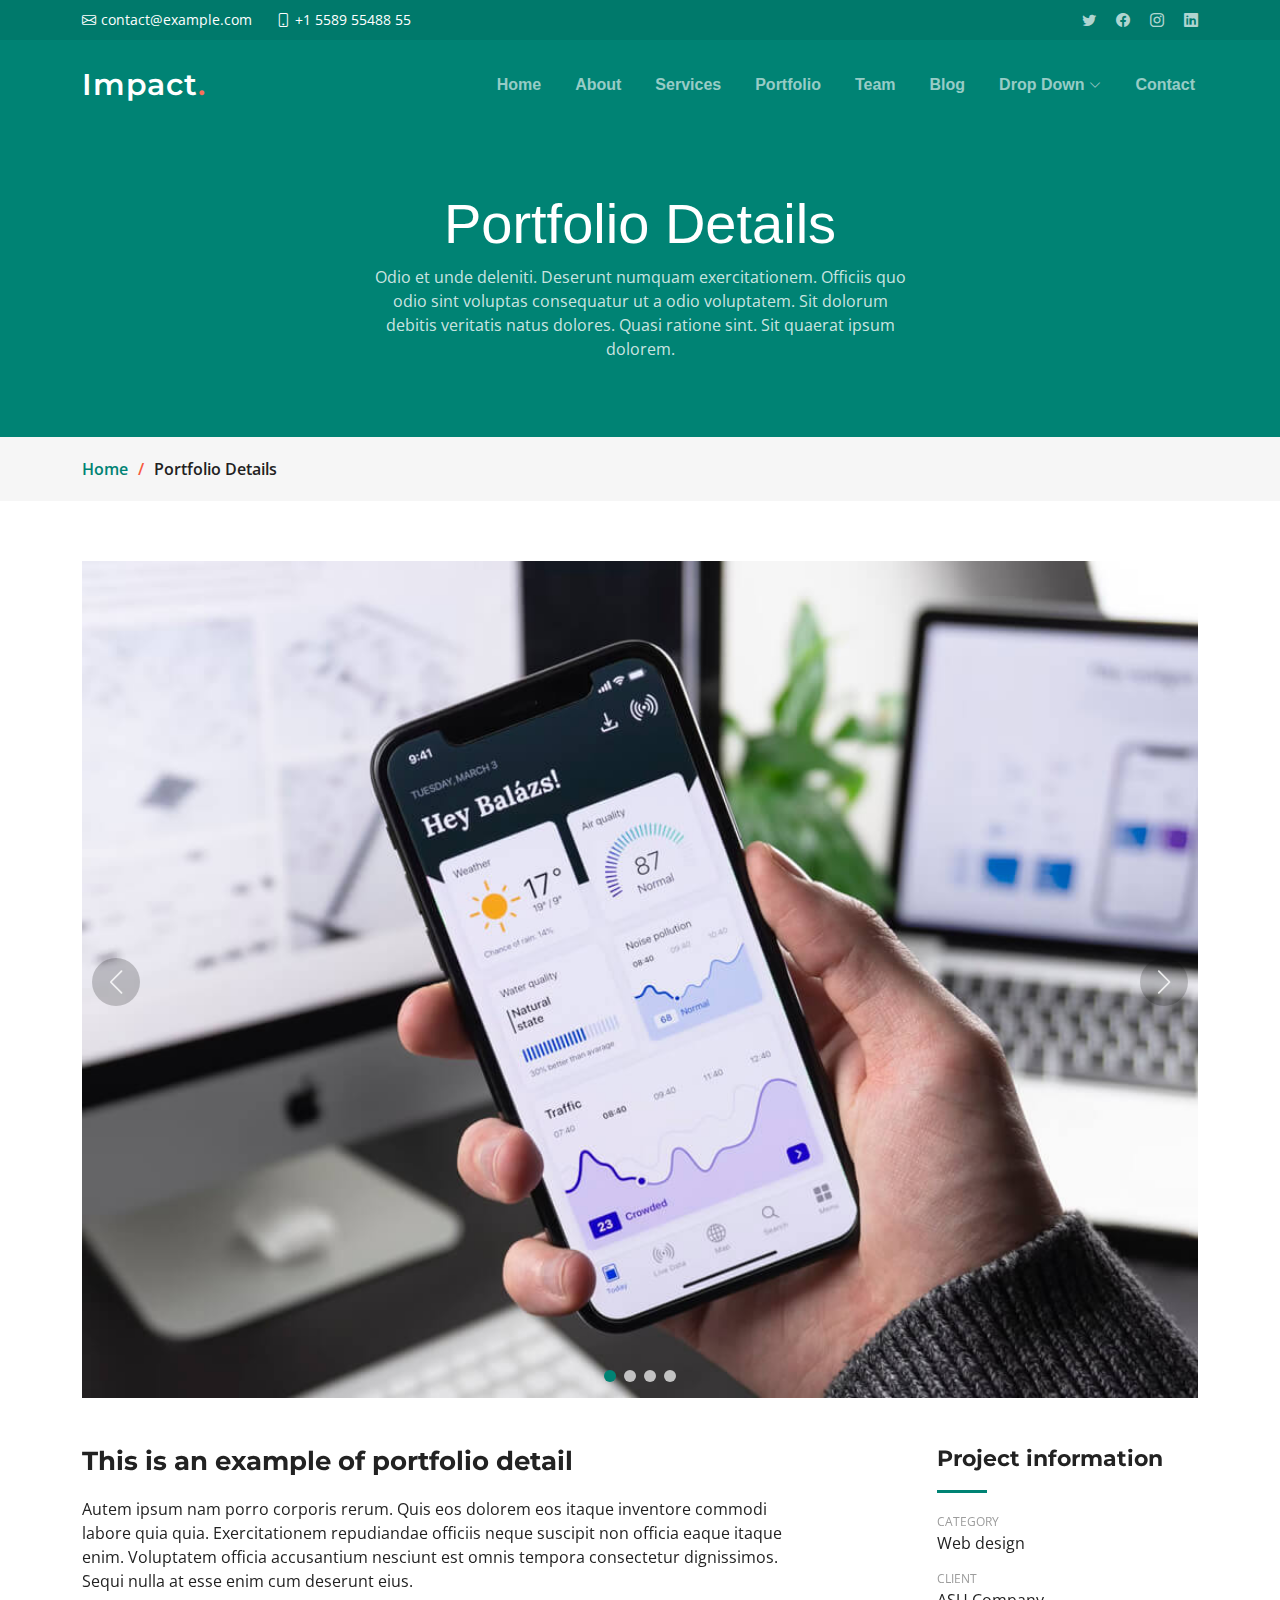
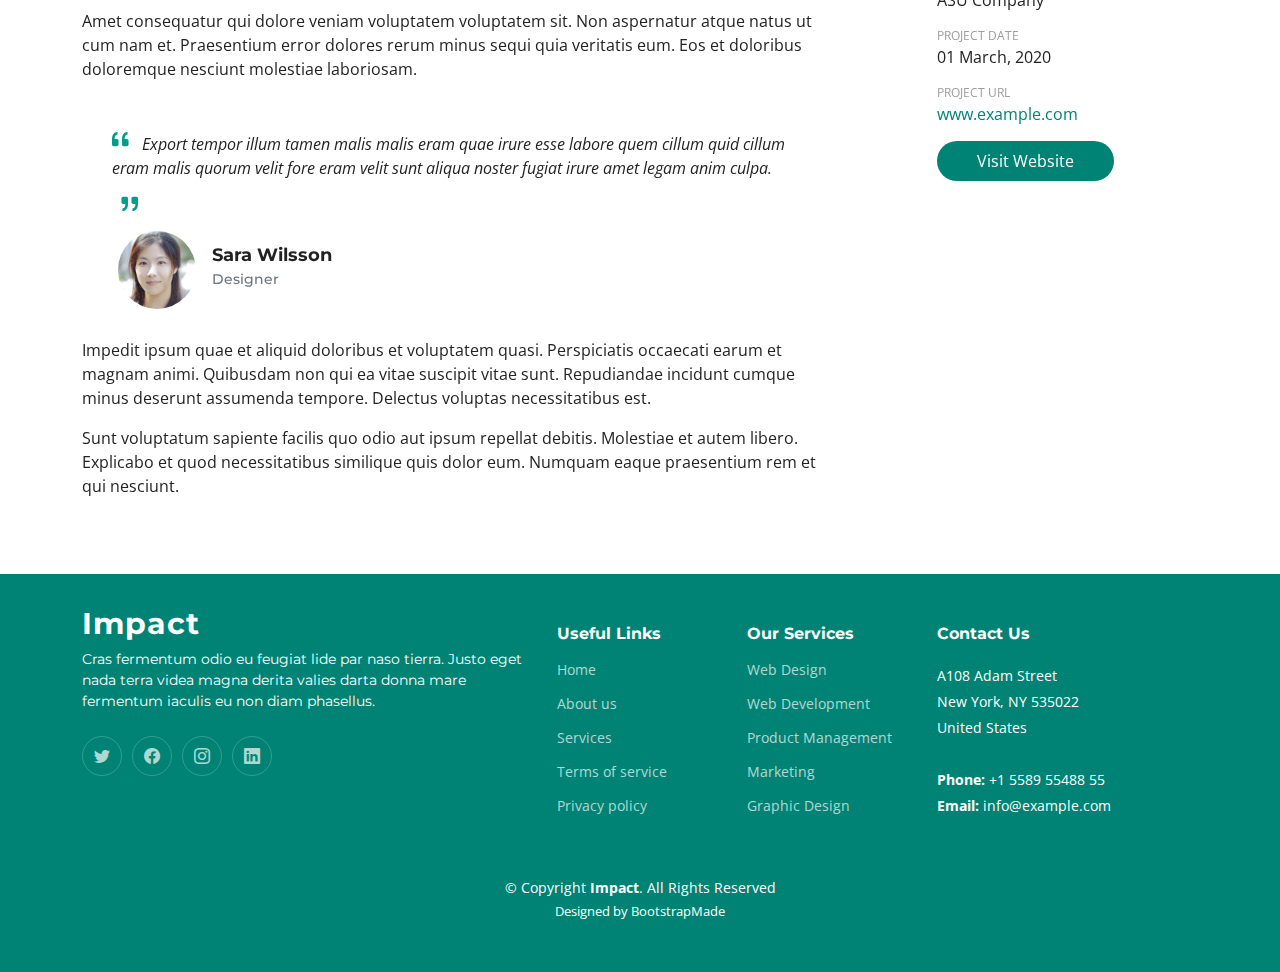
<file: portfolio-details.html>
<!DOCTYPE html>
<html lang="en">

<head>
    <meta charset="utf-8">
    <meta content="width=device-width, initial-scale=1.0" name="viewport">

    <title>Geohabitat-planners</title>
    <meta content="" name="description">
    <meta content="" name="keywords">

    <!-- Favicons -->
    <link href="assets/img/favicon.png" rel="icon">
    <link href="assets/img/apple-touch-icon.png" rel="apple-touch-icon">

    <!-- Google Fonts -->
    <link rel="preconnect" href="https://fonts.googleapis.com">
    <link rel="preconnect" href="https://fonts.gstatic.com" crossorigin>
    <link href="https://fonts.googleapis.com/css2?family=Open+Sans:ital,wght@0,300;0,400;0,500;0,600;0,700;1,300;1,400;1,600;1,700&family=Montserrat:ital,wght@0,300;0,400;0,500;0,600;0,700;1,300;1,400;1,500;1,600;1,700&family=Raleway:ital,wght@0,300;0,400;0,500;0,600;0,700;1,300;1,400;1,500;1,600;1,700&display=swap"
        rel="stylesheet">

    <!-- Vendor CSS Files -->
    <link href="assets/vendor/bootstrap/css/bootstrap.min.css" rel="stylesheet">
    <link href="assets/vendor/bootstrap-icons/bootstrap-icons.css" rel="stylesheet">
    <link href="assets/vendor/aos/aos.css" rel="stylesheet">
    <link href="assets/vendor/glightbox/css/glightbox.min.css" rel="stylesheet">
    <link href="assets/vendor/swiper/swiper-bundle.min.css" rel="stylesheet">

    <!-- Template Main CSS File -->
    <link href="assets/css/main.css" rel="stylesheet">

    <!-- =======================================================
  * Template Name: Impact - v1.1.1
  * Template URL: https://bootstrapmade.com/impact-bootstrap-business-website-template/
  * Author: BootstrapMade.com
  * License: https://bootstrapmade.com/license/
  ======================================================== -->
</head>

<body>

    <!-- ======= Header ======= -->
    <section id="topbar" class="topbar d-flex align-items-center">
        <div class="container d-flex justify-content-center justify-content-md-between">
            <div class="contact-info d-flex align-items-center">
                <i class="bi bi-envelope d-flex align-items-center"><a href="mailto:contact@example.com">contact@example.com</a></i>
                <i class="bi bi-phone d-flex align-items-center ms-4"><span>+1 5589 55488 55</span></i>
            </div>
            <div class="social-links d-none d-md-flex align-items-center">
                <a href="#" class="twitter"><i class="bi bi-twitter"></i></a>
                <a href="#" class="facebook"><i class="bi bi-facebook"></i></a>
                <a href="#" class="instagram"><i class="bi bi-instagram"></i></a>
                <a href="#" class="linkedin"><i class="bi bi-linkedin"></i></i></a>
            </div>
        </div>
    </section>
    <!-- End Top Bar -->

    <header id="header" class="header d-flex align-items-center">

        <div class="container-fluid container-xl d-flex align-items-center justify-content-between">
            <a href="index.html" class="logo d-flex align-items-center">
                <!-- Uncomment the line below if you also wish to use an image logo -->
                <!-- <img src="assets/img/logo.png" alt=""> -->
                <h1>Impact<span>.</span></h1>
            </a>
            <nav id="navbar" class="navbar">
                <ul>
                    <li><a href="#hero">Home</a></li>
                    <li><a href="#about">About</a></li>
                    <li><a href="#services">Services</a></li>
                    <li><a href="#portfolio">Portfolio</a></li>
                    <li><a href="#team">Team</a></li>
                    <li><a href="blog.html">Blog</a></li>
                    <li class="dropdown"><a href="#"><span>Drop Down</span> <i class="bi bi-chevron-down dropdown-indicator"></i></a>
                        <ul>
                            <li><a href="#">Drop Down 1</a></li>
                            <li class="dropdown"><a href="#"><span>Deep Drop Down</span> <i class="bi bi-chevron-down dropdown-indicator"></i></a>
                                <ul>
                                    <li><a href="#">Deep Drop Down 1</a></li>
                                    <li><a href="#">Deep Drop Down 2</a></li>
                                    <li><a href="#">Deep Drop Down 3</a></li>
                                    <li><a href="#">Deep Drop Down 4</a></li>
                                    <li><a href="#">Deep Drop Down 5</a></li>
                                </ul>
                            </li>
                            <li><a href="#">Drop Down 2</a></li>
                            <li><a href="#">Drop Down 3</a></li>
                            <li><a href="#">Drop Down 4</a></li>
                        </ul>
                    </li>
                    <li><a href="#contact">Contact</a></li>
                </ul>
            </nav>
            <!-- .navbar -->

            <i class="mobile-nav-toggle mobile-nav-show bi bi-list"></i>
            <i class="mobile-nav-toggle mobile-nav-hide d-none bi bi-x"></i>

        </div>
    </header>
    <!-- End Header -->
    <!-- End Header -->

    <main id="main">

        <!-- ======= Breadcrumbs ======= -->
        <div class="breadcrumbs">
            <div class="page-header d-flex align-items-center" style="background-image: url('');">
                <div class="container position-relative">
                    <div class="row d-flex justify-content-center">
                        <div class="col-lg-6 text-center">
                            <h2>Portfolio Details</h2>
                            <p>Odio et unde deleniti. Deserunt numquam exercitationem. Officiis quo odio sint voluptas consequatur ut a odio voluptatem. Sit dolorum debitis veritatis natus dolores. Quasi ratione sint. Sit quaerat ipsum dolorem.</p>
                        </div>
                    </div>
                </div>
            </div>
            <nav>
                <div class="container">
                    <ol>
                        <li><a href="index.html">Home</a></li>
                        <li>Portfolio Details</li>
                    </ol>
                </div>
            </nav>
        </div>
        <!-- End Breadcrumbs -->

        <!-- ======= Portfolio Details Section ======= -->
        <section id="portfolio-details" class="portfolio-details">
            <div class="container" data-aos="fade-up">

                <div class="position-relative h-100">
                    <div class="slides-1 portfolio-details-slider swiper">
                        <div class="swiper-wrapper align-items-center">

                            <div class="swiper-slide">
                                <img src="assets/img/portfolio/app-1.jpg" alt="">
                            </div>

                            <div class="swiper-slide">
                                <img src="assets/img/portfolio/product-1.jpg" alt="">
                            </div>

                            <div class="swiper-slide">
                                <img src="assets/img/portfolio/branding-1.jpg" alt="">
                            </div>

                            <div class="swiper-slide">
                                <img src="assets/img/portfolio/books-1.jpg" alt="">
                            </div>

                        </div>
                        <div class="swiper-pagination"></div>
                    </div>
                    <div class="swiper-button-prev"></div>
                    <div class="swiper-button-next"></div>

                </div>

                <div class="row justify-content-between gy-4 mt-4">

                    <div class="col-lg-8">
                        <div class="portfolio-description">
                            <h2>This is an example of portfolio detail</h2>
                            <p>
                                Autem ipsum nam porro corporis rerum. Quis eos dolorem eos itaque inventore commodi labore quia quia. Exercitationem repudiandae officiis neque suscipit non officia eaque itaque enim. Voluptatem officia accusantium nesciunt est omnis tempora consectetur
                                dignissimos. Sequi nulla at esse enim cum deserunt eius.
                            </p>
                            <p>
                                Amet consequatur qui dolore veniam voluptatem voluptatem sit. Non aspernatur atque natus ut cum nam et. Praesentium error dolores rerum minus sequi quia veritatis eum. Eos et doloribus doloremque nesciunt molestiae laboriosam.
                            </p>

                            <div class="testimonial-item">
                                <p>
                                    <i class="bi bi-quote quote-icon-left"></i> Export tempor illum tamen malis malis eram quae irure esse labore quem cillum quid cillum eram malis quorum velit fore eram velit sunt aliqua noster fugiat irure amet legam
                                    anim culpa.
                                    <i class="bi bi-quote quote-icon-right"></i>
                                </p>
                                <div>
                                    <img src="assets/img/testimonials/testimonials-2.jpg" class="testimonial-img" alt="">
                                    <h3>Sara Wilsson</h3>
                                    <h4>Designer</h4>
                                </div>
                            </div>

                            <p>
                                Impedit ipsum quae et aliquid doloribus et voluptatem quasi. Perspiciatis occaecati earum et magnam animi. Quibusdam non qui ea vitae suscipit vitae sunt. Repudiandae incidunt cumque minus deserunt assumenda tempore. Delectus voluptas necessitatibus est.

                                <p>
                                    Sunt voluptatum sapiente facilis quo odio aut ipsum repellat debitis. Molestiae et autem libero. Explicabo et quod necessitatibus similique quis dolor eum. Numquam eaque praesentium rem et qui nesciunt.
                                </p>

                        </div>
                    </div>

                    <div class="col-lg-3">
                        <div class="portfolio-info">
                            <h3>Project information</h3>
                            <ul>
                                <li><strong>Category</strong> <span>Web design</span></li>
                                <li><strong>Client</strong> <span>ASU Company</span></li>
                                <li><strong>Project date</strong> <span>01 March, 2020</span></li>
                                <li><strong>Project URL</strong> <a href="#">www.example.com</a></li>
                                <li><a href="#" class="btn-visit align-self-start">Visit Website</a></li>
                            </ul>
                        </div>
                    </div>

                </div>

            </div>
        </section>
        <!-- End Portfolio Details Section -->

    </main>
    <!-- End #main -->

    <!-- ======= Footer ======= -->
    <footer id="footer" class="footer">

        <div class="container">
            <div class="row gy-4">
                <div class="col-lg-5 col-md-12 footer-info">
                    <a href="index.html" class="logo d-flex align-items-center">
                        <span>Impact</span>
                    </a>
                    <p>Cras fermentum odio eu feugiat lide par naso tierra. Justo eget nada terra videa magna derita valies darta donna mare fermentum iaculis eu non diam phasellus.</p>
                    <div class="social-links d-flex mt-4">
                        <a href="#" class="twitter"><i class="bi bi-twitter"></i></a>
                        <a href="#" class="facebook"><i class="bi bi-facebook"></i></a>
                        <a href="#" class="instagram"><i class="bi bi-instagram"></i></a>
                        <a href="#" class="linkedin"><i class="bi bi-linkedin"></i></a>
                    </div>
                </div>

                <div class="col-lg-2 col-6 footer-links">
                    <h4>Useful Links</h4>
                    <ul>
                        <li><a href="#">Home</a></li>
                        <li><a href="#">About us</a></li>
                        <li><a href="#">Services</a></li>
                        <li><a href="#">Terms of service</a></li>
                        <li><a href="#">Privacy policy</a></li>
                    </ul>
                </div>

                <div class="col-lg-2 col-6 footer-links">
                    <h4>Our Services</h4>
                    <ul>
                        <li><a href="#">Web Design</a></li>
                        <li><a href="#">Web Development</a></li>
                        <li><a href="#">Product Management</a></li>
                        <li><a href="#">Marketing</a></li>
                        <li><a href="#">Graphic Design</a></li>
                    </ul>
                </div>

                <div class="col-lg-3 col-md-12 footer-contact text-center text-md-start">
                    <h4>Contact Us</h4>
                    <p>
                        A108 Adam Street <br> New York, NY 535022<br> United States <br><br>
                        <strong>Phone:</strong> +1 5589 55488 55<br>
                        <strong>Email:</strong> info@example.com<br>
                    </p>

                </div>

            </div>
        </div>

        <div class="container mt-4">
            <div class="copyright">
                &copy; Copyright <strong><span>Impact</span></strong>. All Rights Reserved
            </div>
            <div class="credits">
                <!-- All the links in the footer should remain intact. -->
                <!-- You can delete the links only if you purchased the pro version. -->
                <!-- Licensing information: https://bootstrapmade.com/license/ -->
                <!-- Purchase the pro version with working PHP/AJAX contact form: https://bootstrapmade.com/impact-bootstrap-business-website-template/ -->
                Designed by <a href="https://bootstrapmade.com/">BootstrapMade</a>
            </div>
        </div>

    </footer>
    <!-- End Footer -->
    <!-- End Footer -->

    <a href="#" class="scroll-top d-flex align-items-center justify-content-center"><i class="bi bi-arrow-up-short"></i></a>

    <div id="preloader"></div>

    <!-- Vendor JS Files -->
    <script src="assets/vendor/bootstrap/js/bootstrap.bundle.min.js"></script>
    <script src="assets/vendor/aos/aos.js"></script>
    <script src="assets/vendor/glightbox/js/glightbox.min.js"></script>
    <script src="assets/vendor/purecounter/purecounter_vanilla.js"></script>
    <script src="assets/vendor/swiper/swiper-bundle.min.js"></script>
    <script src="assets/vendor/isotope-layout/isotope.pkgd.min.js"></script>
    <script src="assets/vendor/php-email-form/validate.js"></script>

    <!-- Template Main JS File -->
    <script src="assets/js/main.js"></script>

</body>

</html>
</file>
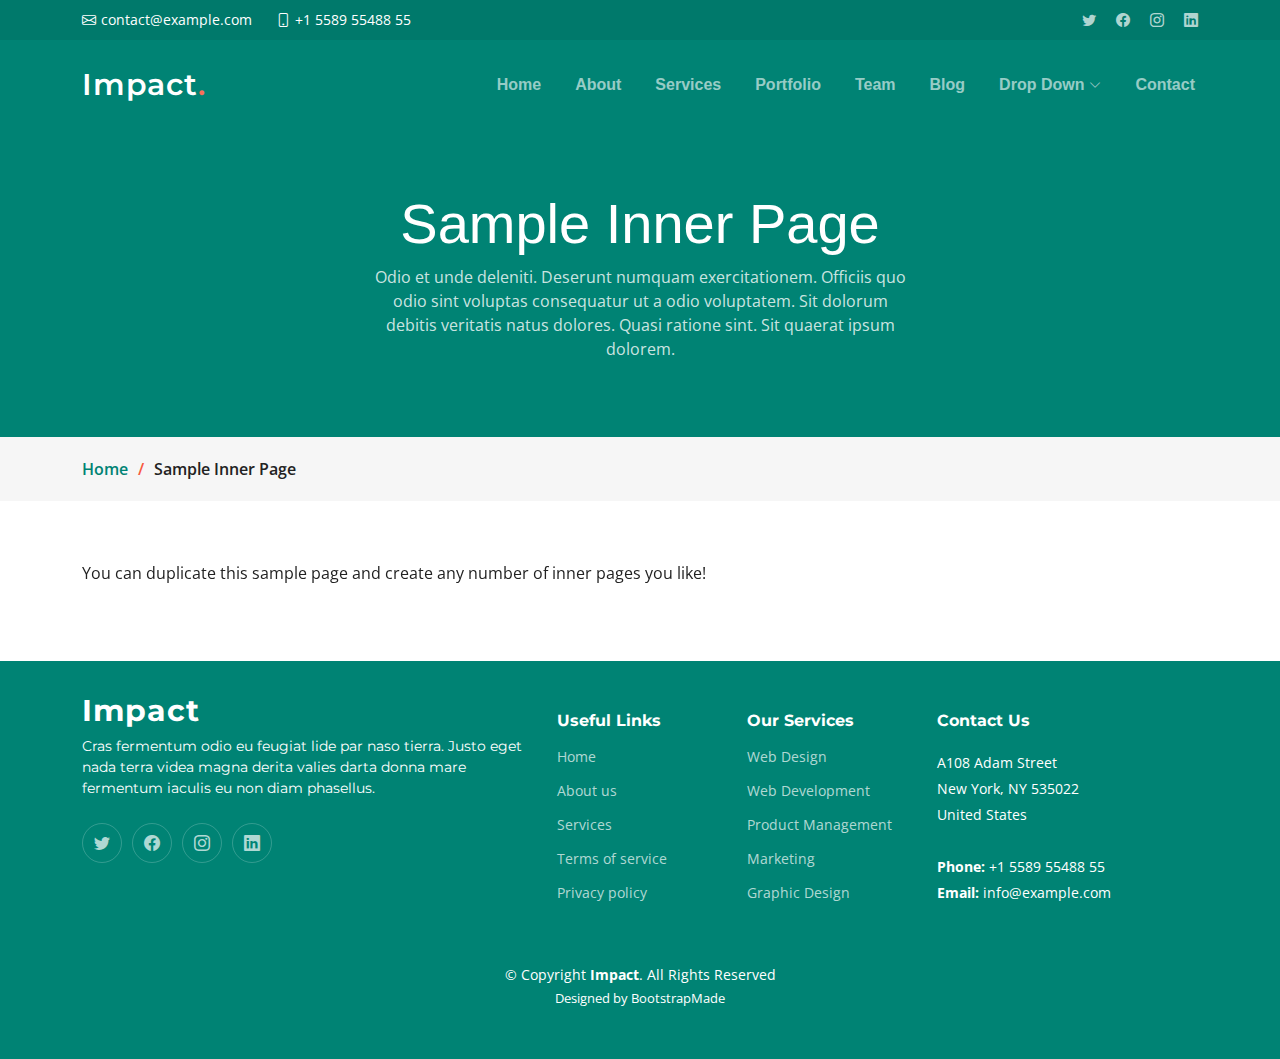
<file: sample-inner-page.html>
<!DOCTYPE html>
<html lang="en">

<head>
  <meta charset="utf-8">
  <meta content="width=device-width, initial-scale=1.0" name="viewport">

  <title>[Template] Sample Inner Page</title>
  <meta content="" name="description">
  <meta content="" name="keywords">

  <!-- Favicons -->
  <link href="assets/img/favicon.png" rel="icon">
  <link href="assets/img/apple-touch-icon.png" rel="apple-touch-icon">

  <!-- Google Fonts -->
  <link rel="preconnect" href="https://fonts.googleapis.com">
  <link rel="preconnect" href="https://fonts.gstatic.com" crossorigin>
  <link href="https://fonts.googleapis.com/css2?family=Open+Sans:ital,wght@0,300;0,400;0,500;0,600;0,700;1,300;1,400;1,600;1,700&family=Montserrat:ital,wght@0,300;0,400;0,500;0,600;0,700;1,300;1,400;1,500;1,600;1,700&family=Raleway:ital,wght@0,300;0,400;0,500;0,600;0,700;1,300;1,400;1,500;1,600;1,700&display=swap" rel="stylesheet">

  <!-- Vendor CSS Files -->
  <link href="assets/vendor/bootstrap/css/bootstrap.min.css" rel="stylesheet">
  <link href="assets/vendor/bootstrap-icons/bootstrap-icons.css" rel="stylesheet">
  <link href="assets/vendor/aos/aos.css" rel="stylesheet">
  <link href="assets/vendor/glightbox/css/glightbox.min.css" rel="stylesheet">
  <link href="assets/vendor/swiper/swiper-bundle.min.css" rel="stylesheet">

  <!-- Template Main CSS File -->
  <link href="assets/css/main.css" rel="stylesheet">

  <!-- =======================================================
  * Template Name: Impact - v1.1.1
  * Template URL: https://bootstrapmade.com/impact-bootstrap-business-website-template/
  * Author: BootstrapMade.com
  * License: https://bootstrapmade.com/license/
  ======================================================== -->
</head>

<body>

  <!-- ======= Header ======= -->
  <section id="topbar" class="topbar d-flex align-items-center">
    <div class="container d-flex justify-content-center justify-content-md-between">
      <div class="contact-info d-flex align-items-center">
        <i class="bi bi-envelope d-flex align-items-center"><a href="mailto:contact@example.com">contact@example.com</a></i>
        <i class="bi bi-phone d-flex align-items-center ms-4"><span>+1 5589 55488 55</span></i>
      </div>
      <div class="social-links d-none d-md-flex align-items-center">
        <a href="#" class="twitter"><i class="bi bi-twitter"></i></a>
        <a href="#" class="facebook"><i class="bi bi-facebook"></i></a>
        <a href="#" class="instagram"><i class="bi bi-instagram"></i></a>
        <a href="#" class="linkedin"><i class="bi bi-linkedin"></i></i></a>
      </div>
    </div>
  </section><!-- End Top Bar -->

  <header id="header" class="header d-flex align-items-center">

    <div class="container-fluid container-xl d-flex align-items-center justify-content-between">
      <a href="index.html" class="logo d-flex align-items-center">
        <!-- Uncomment the line below if you also wish to use an image logo -->
        <!-- <img src="assets/img/logo.png" alt=""> -->
        <h1>Impact<span>.</span></h1>
      </a>
      <nav id="navbar" class="navbar">
        <ul>
          <li><a href="#hero">Home</a></li>
          <li><a href="#about">About</a></li>
          <li><a href="#services">Services</a></li>
          <li><a href="#portfolio">Portfolio</a></li>
          <li><a href="#team">Team</a></li>
          <li><a href="blog.html">Blog</a></li>
          <li class="dropdown"><a href="#"><span>Drop Down</span> <i class="bi bi-chevron-down dropdown-indicator"></i></a>
            <ul>
              <li><a href="#">Drop Down 1</a></li>
              <li class="dropdown"><a href="#"><span>Deep Drop Down</span> <i class="bi bi-chevron-down dropdown-indicator"></i></a>
                <ul>
                  <li><a href="#">Deep Drop Down 1</a></li>
                  <li><a href="#">Deep Drop Down 2</a></li>
                  <li><a href="#">Deep Drop Down 3</a></li>
                  <li><a href="#">Deep Drop Down 4</a></li>
                  <li><a href="#">Deep Drop Down 5</a></li>
                </ul>
              </li>
              <li><a href="#">Drop Down 2</a></li>
              <li><a href="#">Drop Down 3</a></li>
              <li><a href="#">Drop Down 4</a></li>
            </ul>
          </li>
          <li><a href="#contact">Contact</a></li>
        </ul>
      </nav><!-- .navbar -->

      <i class="mobile-nav-toggle mobile-nav-show bi bi-list"></i>
      <i class="mobile-nav-toggle mobile-nav-hide d-none bi bi-x"></i>

    </div>
  </header><!-- End Header -->
  <!-- End Header -->

  <main id="main">

    <!-- ======= Breadcrumbs ======= -->
    <div class="breadcrumbs">
      <div class="page-header d-flex align-items-center" style="background-image: url('');">
        <div class="container position-relative">
          <div class="row d-flex justify-content-center">
            <div class="col-lg-6 text-center">
              <h2>Sample Inner Page</h2>
              <p>Odio et unde deleniti. Deserunt numquam exercitationem. Officiis quo odio sint voluptas consequatur ut a odio voluptatem. Sit dolorum debitis veritatis natus dolores. Quasi ratione sint. Sit quaerat ipsum dolorem.</p>
            </div>
          </div>
        </div>
      </div>
      <nav>
        <div class="container">
          <ol>
            <li><a href="index.html">Home</a></li>
            <li>Sample Inner Page</li>
          </ol>
        </div>
      </nav>
    </div><!-- End Breadcrumbs -->

    <section class="sample-page">
      <div class="container" data-aos="fade-up">

        <p>
          You can duplicate this sample page and create any number of inner pages you like!
        </p>

      </div>
    </section>

  </main><!-- End #main -->

  <!-- ======= Footer ======= -->
  <footer id="footer" class="footer">

    <div class="container">
      <div class="row gy-4">
        <div class="col-lg-5 col-md-12 footer-info">
          <a href="index.html" class="logo d-flex align-items-center">
            <span>Impact</span>
          </a>
          <p>Cras fermentum odio eu feugiat lide par naso tierra. Justo eget nada terra videa magna derita valies darta donna mare fermentum iaculis eu non diam phasellus.</p>
          <div class="social-links d-flex mt-4">
            <a href="#" class="twitter"><i class="bi bi-twitter"></i></a>
            <a href="#" class="facebook"><i class="bi bi-facebook"></i></a>
            <a href="#" class="instagram"><i class="bi bi-instagram"></i></a>
            <a href="#" class="linkedin"><i class="bi bi-linkedin"></i></a>
          </div>
        </div>

        <div class="col-lg-2 col-6 footer-links">
          <h4>Useful Links</h4>
          <ul>
            <li><a href="#">Home</a></li>
            <li><a href="#">About us</a></li>
            <li><a href="#">Services</a></li>
            <li><a href="#">Terms of service</a></li>
            <li><a href="#">Privacy policy</a></li>
          </ul>
        </div>

        <div class="col-lg-2 col-6 footer-links">
          <h4>Our Services</h4>
          <ul>
            <li><a href="#">Web Design</a></li>
            <li><a href="#">Web Development</a></li>
            <li><a href="#">Product Management</a></li>
            <li><a href="#">Marketing</a></li>
            <li><a href="#">Graphic Design</a></li>
          </ul>
        </div>

        <div class="col-lg-3 col-md-12 footer-contact text-center text-md-start">
          <h4>Contact Us</h4>
          <p>
            A108 Adam Street <br>
            New York, NY 535022<br>
            United States <br><br>
            <strong>Phone:</strong> +1 5589 55488 55<br>
            <strong>Email:</strong> info@example.com<br>
          </p>

        </div>

      </div>
    </div>

    <div class="container mt-4">
      <div class="copyright">
        &copy; Copyright <strong><span>Impact</span></strong>. All Rights Reserved
      </div>
      <div class="credits">
        <!-- All the links in the footer should remain intact. -->
        <!-- You can delete the links only if you purchased the pro version. -->
        <!-- Licensing information: https://bootstrapmade.com/license/ -->
        <!-- Purchase the pro version with working PHP/AJAX contact form: https://bootstrapmade.com/impact-bootstrap-business-website-template/ -->
        Designed by <a href="https://bootstrapmade.com/">BootstrapMade</a>
      </div>
    </div>

  </footer><!-- End Footer -->
  <!-- End Footer -->

  <a href="#" class="scroll-top d-flex align-items-center justify-content-center"><i class="bi bi-arrow-up-short"></i></a>

  <div id="preloader"></div>

  <!-- Vendor JS Files -->
  <script src="assets/vendor/bootstrap/js/bootstrap.bundle.min.js"></script>
  <script src="assets/vendor/aos/aos.js"></script>
  <script src="assets/vendor/glightbox/js/glightbox.min.js"></script>
  <script src="assets/vendor/purecounter/purecounter_vanilla.js"></script>
  <script src="assets/vendor/swiper/swiper-bundle.min.js"></script>
  <script src="assets/vendor/isotope-layout/isotope.pkgd.min.js"></script>
  <script src="assets/vendor/php-email-form/validate.js"></script>

  <!-- Template Main JS File -->
  <script src="assets/js/main.js"></script>

</body>

</html>
</file>
<file: assets/css/main.css>
/**
* Template Name: Impact - v1.1.1
* Template URL: https://bootstrapmade.com/impact-bootstrap-business-website-template/
* Author: BootstrapMade.com
* License: https://bootstrapmade.com/license/
*/


/*--------------------------------------------------------------
# Set main reusable colors and fonts using CSS variables
# Learn more about CSS variables at https://developer.mozilla.org/en-US/docs/Web/CSS/Using_CSS_custom_properties
--------------------------------------------------------------*/


/* Fonts */

:root {
    --font-default: "Open Sans", system-ui, -apple-system, "Segoe UI", Roboto, "Helvetica Neue", Arial, "Noto Sans", "Liberation Sans", sans-serif, "Apple Color Emoji", "Segoe UI Emoji", "Segoe UI Symbol", "Noto Color Emoji";
    --font-primary: "Montserrat", sans-serif;
    --font-secondary: "Poppins", sans-serif;
}


/* Colors */

:root {
    --color-default: #222222;
    --color-primary: #008374;
    --color-secondary: #f85a40;
}


/* Smooth scroll behavior */

:root {
    scroll-behavior: smooth;
}


/*--------------------------------------------------------------
# General
--------------------------------------------------------------*/

body {
    font-family: var(--font-default);
    color: var(--color-default);
}

a {
    color: var(--color-primary);
    text-decoration: none;
}

a:hover {
    color: #00b6a1;
    text-decoration: none;
}

h1,
h2,
h3,
h4,
h5,
h6 {
    font-family: var(--font-primary);
}


/*--------------------------------------------------------------
# Sections & Section Header
--------------------------------------------------------------*/

section {
    padding: 60px 0;
    overflow: hidden;
}

.sections-bg {
    background-color: #f6f6f6;
}

.section-header {
    text-align: center;
    padding-bottom: 60px;
}

.section-header h2 {
    font-size: 32px;
    font-weight: 600;
    margin-bottom: 20px;
    padding-bottom: 20px;
    position: relative;
}

.section-header h2:after {
    content: "";
    position: absolute;
    display: block;
    width: 50px;
    height: 3px;
    background: var(--color-primary);
    left: 0;
    right: 0;
    bottom: 0;
    margin: auto;
}

.section-header p {
    margin-bottom: 0;
    color: #6f6f6f;
}


/*--------------------------------------------------------------
# Breadcrumbs
--------------------------------------------------------------*/

.breadcrumbs .page-header {
    padding: 60px 0 60px 0;
    min-height: 20vh;
    position: relative;
    background-color: var(--color-primary);
}

.breadcrumbs .page-header h2 {
    font-size: 56px;
    font-weight: 500;
    color: #fff;
    font-family: var(--font-secondary);
}

.breadcrumbs .page-header p {
    color: rgba(255, 255, 255, 0.8);
}

.breadcrumbs nav {
    background-color: #f6f6f6;
    padding: 20px 0;
}

.breadcrumbs nav ol {
    display: flex;
    flex-wrap: wrap;
    list-style: none;
    margin: 0;
    padding: 0;
    font-size: 16px;
    font-weight: 600;
    color: var(--color-default);
}

.breadcrumbs nav ol a {
    color: var(--color-primary);
    transition: 0.3s;
}

.breadcrumbs nav ol a:hover {
    text-decoration: underline;
}

.breadcrumbs nav ol li+li {
    padding-left: 10px;
}

.breadcrumbs nav ol li+li::before {
    display: inline-block;
    padding-right: 10px;
    color: var(--color-secondary);
    content: "/";
}


/*--------------------------------------------------------------
# Scroll top button
--------------------------------------------------------------*/

.scroll-top {
    position: fixed;
    visibility: hidden;
    opacity: 0;
    right: 15px;
    bottom: -15px;
    z-index: 99999;
    background: var(--color-secondary);
    width: 44px;
    height: 44px;
    border-radius: 50px;
    transition: all 0.4s;
}

.scroll-top i {
    font-size: 24px;
    color: #fff;
    line-height: 0;
}

.scroll-top:hover {
    background: rgba(248, 90, 64, 0.8);
    color: #fff;
}

.scroll-top.active {
    visibility: visible;
    opacity: 1;
    bottom: 15px;
}


/*--------------------------------------------------------------
# Preloader
--------------------------------------------------------------*/

#preloader {
    position: fixed;
    inset: 0;
    z-index: 999999;
    overflow: hidden;
    background: #fff;
    transition: all 0.6s ease-out;
}

#preloader:before {
    content: "";
    position: fixed;
    top: calc(50% - 30px);
    left: calc(50% - 30px);
    border: 6px solid #fff;
    border-color: var(--color-primary) transparent var(--color-primary) transparent;
    border-radius: 50%;
    width: 60px;
    height: 60px;
    -webkit-animation: animate-preloader 1.5s linear infinite;
    animation: animate-preloader 1.5s linear infinite;
}

@-webkit-keyframes animate-preloader {
    0% {
        transform: rotate(0deg);
    }
    100% {
        transform: rotate(360deg);
    }
}

@keyframes animate-preloader {
    0% {
        transform: rotate(0deg);
    }
    100% {
        transform: rotate(360deg);
    }
}


/*--------------------------------------------------------------
# Disable aos animation delay on mobile devices
--------------------------------------------------------------*/

@media screen and (max-width: 768px) {
    [data-aos-delay] {
        transition-delay: 0 !important;
    }
}


/*--------------------------------------------------------------
# Header
--------------------------------------------------------------*/

.topbar {
    background: #00796b;
    height: 40px;
    font-size: 14px;
    transition: all 0.5s;
    color: #fff;
    padding: 0;
}

.topbar .contact-info i {
    font-style: normal;
    color: #fff;
    line-height: 0;
}

.topbar .contact-info i a,
.topbar .contact-info i span {
    padding-left: 5px;
    color: #fff;
}

@media (max-width: 575px) {
    .topbar .contact-info i a,
    .topbar .contact-info i span {
        font-size: 13px;
    }
}

.topbar .contact-info i a {
    line-height: 0;
    transition: 0.3s;
}

.topbar .contact-info i a:hover {
    color: #fff;
    text-decoration: underline;
}

.topbar .social-links a {
    color: rgba(255, 255, 255, 0.7);
    line-height: 0;
    transition: 0.3s;
    margin-left: 20px;
}

.topbar .social-links a:hover {
    color: #fff;
}

.header {
    transition: all 0.5s;
    z-index: 997;
    height: 90px;
    background-color: var(--color-primary);
}

.header.sticked {
    position: fixed;
    top: 0;
    right: 0;
    left: 0;
    height: 70px;
    box-shadow: 0px 2px 20px rgba(0, 0, 0, 0.1);
}

.header .logo img {
    max-height: 40px;
    margin-right: 6px;
}

.header .logo h1 {
    font-size: 30px;
    margin: 0;
    font-weight: 600;
    letter-spacing: 0.8px;
    color: #fff;
    font-family: var(--font-primary);
}

.header .logo h1 span {
    color: #f96f59;
}

.sticked-header-offset {
    margin-top: 70px;
}

section {
    scroll-margin-top: 70px;
}


/*--------------------------------------------------------------
# Desktop Navigation
--------------------------------------------------------------*/

@media (min-width: 1280px) {
    .navbar {
        padding: 0;
    }
    .navbar ul {
        margin: 0;
        padding: 0;
        display: flex;
        list-style: none;
        align-items: center;
    }
    .navbar li {
        position: relative;
    }
    .navbar>ul>li {
        white-space: nowrap;
        padding: 10px 0 10px 28px;
    }
    .navbar a,
    .navbar a:focus {
        display: flex;
        align-items: center;
        justify-content: space-between;
        padding: 0 3px;
        font-family: var(--font-secondary);
        font-size: 16px;
        font-weight: 600;
        color: rgba(255, 255, 255, 0.6);
        white-space: nowrap;
        transition: 0.3s;
        position: relative;
    }
    .navbar a i,
    .navbar a:focus i {
        font-size: 12px;
        line-height: 0;
        margin-left: 5px;
    }
    .navbar>ul>li>a:before {
        content: "";
        position: absolute;
        width: 100%;
        height: 2px;
        bottom: -6px;
        left: 0;
        background-color: var(--color-secondary);
        visibility: hidden;
        width: 0px;
        transition: all 0.3s ease-in-out 0s;
    }
    .navbar a:hover:before,
    .navbar li:hover>a:before,
    .navbar .active:before {
        visibility: visible;
        width: 100%;
    }
    .navbar a:hover,
    .navbar .active,
    .navbar .active:focus,
    .navbar li:hover>a {
        color: #fff;
    }
    .navbar .dropdown ul {
        display: block;
        position: absolute;
        left: 28px;
        top: calc(100% + 30px);
        margin: 0;
        padding: 10px 0;
        z-index: 99;
        opacity: 0;
        visibility: hidden;
        background: #fff;
        box-shadow: 0px 0px 30px rgba(127, 137, 161, 0.25);
        transition: 0.3s;
        border-radius: 4px;
    }
    .navbar .dropdown ul li {
        min-width: 200px;
    }
    .navbar .dropdown ul a {
        padding: 10px 20px;
        font-size: 15px;
        text-transform: none;
        font-weight: 600;
        color: #006a5d;
    }
    .navbar .dropdown ul a i {
        font-size: 12px;
    }
    .navbar .dropdown ul a:hover,
    .navbar .dropdown ul .active:hover,
    .navbar .dropdown ul li:hover>a {
        color: var(--color-secondary);
    }
    .navbar .dropdown:hover>ul {
        opacity: 1;
        top: 100%;
        visibility: visible;
    }
    .navbar .dropdown .dropdown ul {
        top: 0;
        left: calc(100% - 30px);
        visibility: hidden;
    }
    .navbar .dropdown .dropdown:hover>ul {
        opacity: 1;
        top: 0;
        left: 100%;
        visibility: visible;
    }
}

@media (min-width: 1280px) and (max-width: 1366px) {
    .navbar .dropdown .dropdown ul {
        left: -90%;
    }
    .navbar .dropdown .dropdown:hover>ul {
        left: -100%;
    }
}

@media (min-width: 1280px) {
    .mobile-nav-show,
    .mobile-nav-hide {
        display: none;
    }
}


/*--------------------------------------------------------------
# Mobile Navigation
--------------------------------------------------------------*/

@media (max-width: 1279px) {
    .navbar {
        position: fixed;
        top: 0;
        right: -100%;
        width: 100%;
        max-width: 400px;
        bottom: 0;
        transition: 0.3s;
        z-index: 9997;
    }
    .navbar ul {
        position: absolute;
        inset: 0;
        padding: 50px 0 10px 0;
        margin: 0;
        background: rgba(0, 131, 116, 0.9);
        overflow-y: auto;
        transition: 0.3s;
        z-index: 9998;
    }
    .navbar a,
    .navbar a:focus {
        display: flex;
        align-items: center;
        justify-content: space-between;
        padding: 10px 20px;
        font-family: var(--font-primary);
        font-size: 15px;
        font-weight: 600;
        color: rgba(255, 255, 255, 0.7);
        white-space: nowrap;
        transition: 0.3s;
    }
    .navbar a i,
    .navbar a:focus i {
        font-size: 12px;
        line-height: 0;
        margin-left: 5px;
    }
    .navbar a:hover,
    .navbar .active,
    .navbar .active:focus,
    .navbar li:hover>a {
        color: #fff;
    }
    .navbar .getstarted,
    .navbar .getstarted:focus {
        background: var(--color-primary);
        padding: 8px 20px;
        border-radius: 4px;
        margin: 15px;
        color: #fff;
    }
    .navbar .getstarted:hover,
    .navbar .getstarted:focus:hover {
        color: #fff;
        background: rgba(0, 131, 116, 0.8);
    }
    .navbar .dropdown ul,
    .navbar .dropdown .dropdown ul {
        position: static;
        display: none;
        padding: 10px 0;
        margin: 10px 20px;
        transition: all 0.5s ease-in-out;
        background-color: #007466;
        border: 1px solid #006459;
    }
    .navbar .dropdown>.dropdown-active,
    .navbar .dropdown .dropdown>.dropdown-active {
        display: block;
    }
    .mobile-nav-show {
        color: rgba(255, 255, 255, 0.6);
        font-size: 28px;
        cursor: pointer;
        line-height: 0;
        transition: 0.5s;
        z-index: 9999;
        margin-right: 10px;
    }
    .mobile-nav-hide {
        color: #fff;
        font-size: 32px;
        cursor: pointer;
        line-height: 0;
        transition: 0.5s;
        position: fixed;
        right: 20px;
        top: 20px;
        z-index: 9999;
    }
    .mobile-nav-active {
        overflow: hidden;
    }
    .mobile-nav-active .navbar {
        right: 0;
    }
    .mobile-nav-active .navbar:before {
        content: "";
        position: fixed;
        inset: 0;
        background: rgba(0, 106, 93, 0.8);
        z-index: 9996;
    }
}


/*--------------------------------------------------------------
# About Us Section
--------------------------------------------------------------*/

.about h3 {
    font-weight: 700;
    font-size: 28px;
    margin-bottom: 20px;
    font-family: var(--font-secondary);
}

.about .call-us {
    left: 10%;
    right: 10%;
    bottom: 0;
    background-color: #fff;
    box-shadow: 0px 2px 25px rgba(0, 0, 0, 0.08);
    padding: 20px;
    text-align: center;
}

.about .call-us h4 {
    font-size: 24px;
    font-weight: 700;
    margin-bottom: 5px;
}

.about .call-us p {
    font-size: 28px;
    font-weight: 700;
    color: var(--color-primary);
}

.about .content ul {
    list-style: none;
    padding: 0;
}

.about .content ul li {
    padding: 0 0 10px 30px;
    position: relative;
}

.about .content ul i {
    position: absolute;
    font-size: 20px;
    left: 0;
    top: -3px;
    color: var(--color-primary);
}

.about .content p:last-child {
    margin-bottom: 0;
}

.about .play-btn {
    width: 94px;
    height: 94px;
    background: radial-gradient(var(--color-primary) 50%, rgba(0, 131, 116, 0.4) 52%);
    border-radius: 50%;
    display: block;
    position: absolute;
    left: calc(50% - 47px);
    top: calc(50% - 47px);
    overflow: hidden;
}

.about .play-btn:before {
    content: "";
    position: absolute;
    width: 120px;
    height: 120px;
    -webkit-animation-delay: 0s;
    animation-delay: 0s;
    -webkit-animation: pulsate-btn 2s;
    animation: pulsate-btn 2s;
    -webkit-animation-direction: forwards;
    animation-direction: forwards;
    -webkit-animation-iteration-count: infinite;
    animation-iteration-count: infinite;
    -webkit-animation-timing-function: steps;
    animation-timing-function: steps;
    opacity: 1;
    border-radius: 50%;
    border: 5px solid rgba(0, 131, 116, 0.7);
    top: -15%;
    left: -15%;
    background: rgba(198, 16, 0, 0);
}

.about .play-btn:after {
    content: "";
    position: absolute;
    left: 50%;
    top: 50%;
    transform: translateX(-40%) translateY(-50%);
    width: 0;
    height: 0;
    border-top: 10px solid transparent;
    border-bottom: 10px solid transparent;
    border-left: 15px solid #fff;
    z-index: 100;
    transition: all 400ms cubic-bezier(0.55, 0.055, 0.675, 0.19);
}

.about .play-btn:hover:before {
    content: "";
    position: absolute;
    left: 50%;
    top: 50%;
    transform: translateX(-40%) translateY(-50%);
    width: 0;
    height: 0;
    border: none;
    border-top: 10px solid transparent;
    border-bottom: 10px solid transparent;
    border-left: 15px solid #fff;
    z-index: 200;
    -webkit-animation: none;
    animation: none;
    border-radius: 0;
}

.about .play-btn:hover:after {
    border-left: 15px solid var(--color-primary);
    transform: scale(20);
}

@-webkit-keyframes pulsate-btn {
    0% {
        transform: scale(0.6, 0.6);
        opacity: 1;
    }
    100% {
        transform: scale(1, 1);
        opacity: 0;
    }
}

@keyframes pulsate-btn {
    0% {
        transform: scale(0.6, 0.6);
        opacity: 1;
    }
    100% {
        transform: scale(1, 1);
        opacity: 0;
    }
}


/*--------------------------------------------------------------
# Clients Section
--------------------------------------------------------------*/

.clients {
    padding: 40px 0;
}

.clients .swiper {
    padding: 10px 0;
}

.clients .swiper-slide img {
    transition: 0.3s;
}

.clients .swiper-slide img:hover {
    transform: scale(1.1);
}

.clients .swiper-pagination {
    margin-top: 20px;
    position: relative;
}

.clients .swiper-pagination .swiper-pagination-bullet {
    width: 12px;
    height: 12px;
    background-color: #fff;
    opacity: 1;
    background-color: #ddd;
}

.clients .swiper-pagination .swiper-pagination-bullet-active {
    background-color: var(--color-primary);
}


/*--------------------------------------------------------------
# Stats Counter Section
--------------------------------------------------------------*/

.stats-counter {
    padding: 40px 0;
}

.stats-counter .stats-item {
    padding: 20px 0;
    border-bottom: 1px solid #e4e4e4;
}

.stats-counter .stats-item .purecounter {
    min-width: 90px;
    padding-right: 15px;
}

.stats-counter .stats-item i {
    font-size: 44px;
    line-height: 0;
    margin-right: 15px;
}

.stats-counter .stats-item span {
    font-size: 40px;
    display: block;
    font-weight: 700;
    color: var(--color-primary);
    line-height: 40px;
}

.stats-counter .stats-item p {
    margin: 0;
    font-family: var(--font-primary);
    font-size: 14px;
}


/*--------------------------------------------------------------
# Call To Action Section
--------------------------------------------------------------*/

.call-to-action .container {
    background: linear-gradient(rgba(0, 0, 0, 0.5), rgba(0, 0, 0, 0.5)), url("../img/cta-bg.jpg") center center;
    background-size: cover;
    padding: 100px 60px;
    border-radius: 15px;
    overflow: hidden;
}

.call-to-action h3 {
    color: #fff;
    font-size: 28px;
    font-weight: 700;
    margin-bottom: 20px;
}

.call-to-action p {
    color: #fff;
    margin-bottom: 20px;
}

.call-to-action .play-btn {
    width: 94px;
    height: 94px;
    margin-bottom: 20px;
    background: radial-gradient(var(--color-primary) 50%, rgba(0, 131, 116, 0.4) 52%);
    border-radius: 50%;
    display: inline-block;
    position: relative;
    overflow: hidden;
}

.call-to-action .play-btn:before {
    content: "";
    position: absolute;
    width: 120px;
    height: 120px;
    -webkit-animation-delay: 0s;
    animation-delay: 0s;
    -webkit-animation: pulsate-btn 2s;
    animation: pulsate-btn 2s;
    -webkit-animation-direction: forwards;
    animation-direction: forwards;
    -webkit-animation-iteration-count: infinite;
    animation-iteration-count: infinite;
    -webkit-animation-timing-function: steps;
    animation-timing-function: steps;
    opacity: 1;
    border-radius: 50%;
    border: 5px solid rgba(0, 131, 116, 0.7);
    top: -15%;
    left: -15%;
    background: rgba(198, 16, 0, 0);
}

.call-to-action .play-btn:after {
    content: "";
    position: absolute;
    left: 50%;
    top: 50%;
    transform: translateX(-40%) translateY(-50%);
    width: 0;
    height: 0;
    border-top: 10px solid transparent;
    border-bottom: 10px solid transparent;
    border-left: 15px solid #fff;
    z-index: 100;
    transition: all 400ms cubic-bezier(0.55, 0.055, 0.675, 0.19);
}

.call-to-action .play-btn:hover:before {
    content: "";
    position: absolute;
    left: 50%;
    top: 50%;
    transform: translateX(-40%) translateY(-50%);
    width: 0;
    height: 0;
    border: none;
    border-top: 10px solid transparent;
    border-bottom: 10px solid transparent;
    border-left: 15px solid #fff;
    z-index: 200;
    -webkit-animation: none;
    animation: none;
    border-radius: 0;
}

.call-to-action .play-btn:hover:after {
    border-left: 15px solid var(--color-primary);
    transform: scale(20);
}

.call-to-action .cta-btn {
    font-family: var(--font-primary);
    font-weight: 500;
    font-size: 16px;
    letter-spacing: 1px;
    display: inline-block;
    padding: 12px 48px;
    border-radius: 50px;
    transition: 0.5s;
    margin: 10px;
    border: 2px solid #fff;
    color: #fff;
}

.call-to-action .cta-btn:hover {
    background: var(--color-primary);
    border: 2px solid var(--color-primary);
}

@keyframes pulsate-btn {
    0% {
        transform: scale(0.6, 0.6);
        opacity: 1;
    }
    100% {
        transform: scale(1, 1);
        opacity: 0;
    }
}


/*--------------------------------------------------------------
# Our Services Section
--------------------------------------------------------------*/

.services {
    padding: 60px 0;
}

.services .service-item {
    padding: 40px;
    background: #fff;
    height: 100%;
    border-radius: 10px;
}

.services .service-item .icon {
    width: 48px;
    height: 48px;
    position: relative;
    margin-bottom: 50px;
}

.services .service-item .icon i {
    color: var(--color-default);
    font-size: 56px;
    transition: ease-in-out 0.3s;
    z-index: 2;
    position: relative;
}

.services .service-item .icon:before {
    position: absolute;
    content: "";
    height: 100%;
    width: 100%;
    background: #eeeeee;
    border-radius: 50px;
    z-index: 1;
    top: 10px;
    right: -20px;
    transition: 0.3s;
}

.services .service-item h3 {
    color: var(--color-default);
    font-weight: 700;
    margin: 0 0 20px 0;
    padding-bottom: 8px;
    font-size: 22px;
    position: relative;
    display: inline-block;
    border-bottom: 4px solid #eeeeee;
    transition: 0.3s;
}

.services .service-item p {
    line-height: 24px;
    font-size: 14px;
    margin-bottom: 0;
}

.services .service-item .readmore {
    margin-top: 15px;
    display: inline-block;
    color: var(--color-primary);
}

.services .service-item:hover .icon:before {
    background: #00b6a1;
}

.services .service-item:hover h3 {
    border-color: var(--color-primary);
}


/*--------------------------------------------------------------
# Testimonials Section
--------------------------------------------------------------*/

.testimonials .testimonial-wrap {
    padding-left: 10px;
}

.testimonials .testimonial-item {
    box-sizing: content-box;
    padding: 30px;
    margin: 30px 10px;
    box-shadow: 0px 0 15px rgba(0, 0, 0, 0.1);
    position: relative;
    background: #fff;
    border-radius: 10px;
}

.testimonials .testimonial-item .testimonial-img {
    width: 90px;
    border-radius: 50px;
    margin-right: 15px;
}

.testimonials .testimonial-item h3 {
    font-size: 18px;
    font-weight: bold;
    margin: 10px 0 5px 0;
    color: #000;
}

.testimonials .testimonial-item h4 {
    font-size: 14px;
    color: #999;
    margin: 0;
}

.testimonials .testimonial-item .stars {
    margin: 10px 0;
}

.testimonials .testimonial-item .stars i {
    color: #ffc107;
    margin: 0 1px;
}

.testimonials .testimonial-item .quote-icon-left,
.testimonials .testimonial-item .quote-icon-right {
    color: #009d8b;
    font-size: 26px;
    line-height: 0;
}

.testimonials .testimonial-item .quote-icon-left {
    display: inline-block;
    left: -5px;
    position: relative;
}

.testimonials .testimonial-item .quote-icon-right {
    display: inline-block;
    right: -5px;
    position: relative;
    top: 10px;
    transform: scale(-1, -1);
}

.testimonials .testimonial-item p {
    font-style: italic;
    margin: 15px auto 15px auto;
}

.testimonials .swiper-pagination {
    margin-top: 20px;
    position: relative;
}

.testimonials .swiper-pagination .swiper-pagination-bullet {
    width: 12px;
    height: 12px;
    background-color: rgba(0, 0, 0, 0.2);
    opacity: 1;
}

.testimonials .swiper-pagination .swiper-pagination-bullet-active {
    background-color: var(--color-primary);
}

@media (max-width: 767px) {
    .testimonials .testimonial-wrap {
        padding-left: 0;
    }
    .testimonials .testimonial-item {
        padding: 30px;
        margin: 15px;
    }
    .testimonials .testimonial-item .testimonial-img {
        position: static;
        left: auto;
    }
}


/*--------------------------------------------------------------
# Portfolio Section
--------------------------------------------------------------*/

.portfolio .portfolio-flters {
    padding: 0 0 20px 0;
    margin: 0 auto;
    list-style: none;
    text-align: center;
}

.portfolio .portfolio-flters li {
    cursor: pointer;
    display: inline-block;
    padding: 0;
    font-size: 18px;
    font-weight: 500;
    margin: 0 10px;
    line-height: 1;
    transition: all 0.3s ease-in-out;
}

.portfolio .portfolio-flters li:hover,
.portfolio .portfolio-flters li.filter-active {
    color: var(--color-primary);
}

.portfolio .portfolio-flters li:first-child {
    margin-left: 0;
}

.portfolio .portfolio-flters li:last-child {
    margin-right: 0;
}

@media (max-width: 575px) {
    .portfolio .portfolio-flters li {
        font-size: 14px;
        margin: 0 5px;
    }
}

.portfolio .portfolio-wrap {
    box-shadow: 0px 10px 30px rgba(0, 0, 0, 0.1);
    border-radius: 10px;
    height: 100%;
    overflow: hidden;
}

.portfolio .portfolio-wrap img {
    transition: 0.3s;
    position: relative;
    z-index: 1;
}

.portfolio .portfolio-wrap .portfolio-info {
    padding: 25px 20px;
    background-color: #fff;
    position: relative;
    border-top: 1px solid #f3f3f3;
    z-index: 2;
}

.portfolio .portfolio-wrap .portfolio-info h4 {
    font-size: 18px;
    font-weight: 600;
    padding-right: 50px;
}

.portfolio .portfolio-wrap .portfolio-info h4 a {
    color: var(--color-default);
    transition: 0.3s;
}

.portfolio .portfolio-wrap .portfolio-info h4 a:hover {
    color: var(--color-primary);
}

.portfolio .portfolio-wrap .portfolio-info p {
    color: #6c757d;
    font-size: 14px;
    margin-bottom: 0;
    padding-right: 50px;
}

.portfolio .portfolio-wrap:hover img {
    transform: scale(1.1);
}


/*--------------------------------------------------------------
# Portfolio Details Section
--------------------------------------------------------------*/

.portfolio-details .portfolio-details-slider img {
    width: 100%;
}

.portfolio-details .portfolio-details-slider .swiper-pagination .swiper-pagination-bullet {
    width: 12px;
    height: 12px;
    background-color: rgba(255, 255, 255, 0.7);
    opacity: 1;
}

.portfolio-details .portfolio-details-slider .swiper-pagination .swiper-pagination-bullet-active {
    background-color: var(--color-primary);
}

.portfolio-details .swiper-button-prev,
.portfolio-details .swiper-button-next {
    width: 48px;
    height: 48px;
}

.portfolio-details .swiper-button-prev:after,
.portfolio-details .swiper-button-next:after {
    color: rgba(255, 255, 255, 0.8);
    background-color: rgba(0, 0, 0, 0.2);
    font-size: 24px;
    border-radius: 50%;
    width: 48px;
    height: 48px;
    display: flex;
    align-items: center;
    justify-content: center;
    transition: 0.3s;
}

.portfolio-details .swiper-button-prev:hover:after,
.portfolio-details .swiper-button-next:hover:after {
    background-color: rgba(0, 0, 0, 0.6);
}

@media (max-width: 575px) {
    .portfolio-details .swiper-button-prev,
    .portfolio-details .swiper-button-next {
        display: none;
    }
}

.portfolio-details .portfolio-info h3 {
    font-size: 22px;
    font-weight: 700;
    margin-bottom: 20px;
    padding-bottom: 20px;
    position: relative;
}

.portfolio-details .portfolio-info h3:after {
    content: "";
    position: absolute;
    display: block;
    width: 50px;
    height: 3px;
    background: var(--color-primary);
    left: 0;
    bottom: 0;
}

.portfolio-details .portfolio-info ul {
    list-style: none;
    padding: 0;
    font-size: 15px;
}

.portfolio-details .portfolio-info ul li {
    display: flex;
    flex-direction: column;
    padding-bottom: 15px;
    font-size: 16px;
}

.portfolio-details .portfolio-info ul strong {
    text-transform: uppercase;
    font-weight: 400;
    color: #9c9c9c;
    font-size: 12px;
}

.portfolio-details .portfolio-info .btn-visit {
    padding: 8px 40px;
    background: var(--color-primary);
    color: #fff;
    border-radius: 50px;
    transition: 0.3s;
}

.portfolio-details .portfolio-info .btn-visit:hover {
    background: #009d8b;
}

.portfolio-details .portfolio-description h2 {
    font-size: 26px;
    font-weight: 700;
    margin-bottom: 20px;
}

.portfolio-details .portfolio-description p {
    padding: 0;
}

.portfolio-details .portfolio-description .testimonial-item {
    padding: 30px 30px 0 30px;
    position: relative;
    background: white;
    height: 100%;
    margin-bottom: 50px;
}

.portfolio-details .portfolio-description .testimonial-item .testimonial-img {
    width: 90px;
    border-radius: 50px;
    border: 6px solid #fff;
    float: left;
    margin: 0 10px 0 0;
}

.portfolio-details .portfolio-description .testimonial-item h3 {
    font-size: 18px;
    font-weight: bold;
    margin: 15px 0 5px 0;
    padding-top: 20px;
}

.portfolio-details .portfolio-description .testimonial-item h4 {
    font-size: 14px;
    color: #6c757d;
    margin: 0;
}

.portfolio-details .portfolio-description .testimonial-item .quote-icon-left,
.portfolio-details .portfolio-description .testimonial-item .quote-icon-right {
    color: #009d8b;
    font-size: 26px;
    line-height: 0;
}

.portfolio-details .portfolio-description .testimonial-item .quote-icon-left {
    display: inline-block;
    left: -5px;
    position: relative;
}

.portfolio-details .portfolio-description .testimonial-item .quote-icon-right {
    display: inline-block;
    right: -5px;
    position: relative;
    top: 10px;
    transform: scale(-1, -1);
}

.portfolio-details .portfolio-description .testimonial-item p {
    font-style: italic;
    margin: 0 0 15px 0 0 0;
    padding: 0;
}


/*--------------------------------------------------------------
# Our Team Section
--------------------------------------------------------------*/

.team .member {
    text-align: center;
    background: #fff;
    border-radius: 10px;
    padding: 15px;
    overflow: hidden;
    box-shadow: 0px 2px 25px rgba(0, 0, 0, 0.1);
}

.team .member img {
    border-radius: 10px;
    overflow: hidden;
}

.team .member .member-content {
    padding: 0 20px 30px 20px;
}

.team .member h4 {
    font-weight: 700;
    margin-top: 16px;
    margin-bottom: 2px;
    font-size: 20px;
}

.team .member span {
    font-style: italic;
    display: block;
    font-size: 14px;
    color: #6c757d;
}

.team .member p {
    padding-top: 10px;
    font-size: 14px;
    font-style: italic;
    color: #6c757d;
}

.team .member .social {
    margin-top: 15px;
    margin-bottom: 10px;
    display: flex;
    align-items: center;
    justify-content: space-around;
}

.team .member .social a {
    color: #a2a2a2;
    transition: 0.3s;
    border-radius: 50%;
    width: 40px;
    height: 40px;
    display: flex;
    align-items: center;
    justify-content: center;
    border: 1px solid #bbbbbb;
}

.team .member .social a:hover {
    color: var(--color-primary);
    border-color: var(--color-primary);
}

.team .member .social i {
    font-size: 18px;
    margin: 0 2px;
}


/*--------------------------------------------------------------
# Pricing Section
--------------------------------------------------------------*/

.pricing .pricing-item {
    padding: 60px 40px;
    box-shadow: 0 3px 20px -2px rgba(108, 117, 125, 0.15);
    background: #fff;
    height: 100%;
    position: relative;
    border-radius: 15px;
}

.pricing h3 {
    font-weight: 600;
    margin-bottom: 15px;
    font-size: 20px;
    color: #555555;
    text-align: center;
}

.pricing .icon {
    margin: 30px auto 30px auto;
    width: 70px;
    height: 70px;
    background: var(--color-primary);
    border-radius: 50%;
    display: flex;
    align-items: center;
    justify-content: center;
    transition: 0.3s;
    transform-style: preserve-3d;
}

.pricing .icon i {
    color: #fff;
    font-size: 28px;
    transition: ease-in-out 0.3s;
    line-height: 0;
}

.pricing .icon::before {
    position: absolute;
    content: "";
    height: 86px;
    width: 86px;
    border-radius: 50%;
    background: #87c1bb;
    transition: all 0.3s ease-out 0s;
    transform: translateZ(-1px);
}

.pricing .icon::after {
    position: absolute;
    content: "";
    height: 102px;
    width: 102px;
    border-radius: 50%;
    background: #d2eeeb;
    transition: all 0.3s ease-out 0s;
    transform: translateZ(-2px);
}

.pricing h4 {
    font-size: 48px;
    color: var(--color-secondary);
    font-weight: 700;
    font-family: var(--font-secondary);
    margin-bottom: 0;
    text-align: center;
}

.pricing h4 sup {
    font-size: 28px;
}

.pricing h4 span {
    color: rgba(108, 117, 125, 0.8);
    font-size: 18px;
    font-weight: 400;
}

.pricing ul {
    padding: 20px 0;
    list-style: none;
    color: #6c757d;
    text-align: left;
    line-height: 20px;
}

.pricing ul li {
    padding: 10px 0;
    display: flex;
    align-items: center;
}

.pricing ul i {
    color: #059652;
    font-size: 24px;
    padding-right: 3px;
}

.pricing ul .na {
    color: rgba(108, 117, 125, 0.5);
}

.pricing ul .na i {
    color: rgba(108, 117, 125, 0.5);
}

.pricing ul .na span {
    text-decoration: line-through;
}

.pricing .buy-btn {
    display: inline-block;
    padding: 10px 40px;
    border-radius: 50px;
    color: var(--color-primary);
    border: 1px solid rgba(0, 131, 116, 0.2);
    transition: none;
    font-size: 16px;
    font-weight: 600;
    font-family: var(--font-primary);
    transition: 0.3s;
}

.pricing .buy-btn:hover {
    background: var(--color-primary);
    color: #fff;
}

.pricing .featured {
    z-index: 10;
    border: 3px solid var(--color-primary);
}

@media (min-width: 992px) {
    .pricing .featured {
        transform: scale(1.15);
    }
}


/*--------------------------------------------------------------
# Frequently Asked Questions Section
--------------------------------------------------------------*/

.faq .content h3 {
    font-weight: 400;
    font-size: 34px;
}

.faq .content h4 {
    font-size: 20px;
    font-weight: 700;
    margin-top: 5px;
}

.faq .content p {
    font-size: 15px;
    color: #6c757d;
}

.faq .accordion-item {
    border: 0;
    margin-bottom: 20px;
    box-shadow: 0px 5px 25px 0px rgba(0, 0, 0, 0.06);
    border-radius: 10px;
}

.faq .accordion-item:last-child {
    margin-bottom: 0;
}

.faq .accordion-collapse {
    border: 0;
}

.faq .accordion-button {
    padding: 20px 50px 20px 20px;
    font-weight: 600;
    border: 0;
    font-size: 18px;
    line-height: 24px;
    color: var(--color-default);
    text-align: left;
    background: #fff;
    box-shadow: none;
    border-radius: 10px;
}

.faq .accordion-button .num {
    padding-right: 10px;
    font-size: 20px;
    line-height: 0;
    color: var(--color-primary);
}

.faq .accordion-button:not(.collapsed) {
    color: var(--color-primary);
    border-bottom: 0;
    box-shadow: none;
}

.faq .accordion-button:after {
    position: absolute;
    right: 20px;
    top: 20px;
}

.faq .accordion-body {
    padding: 0 40px 30px 45px;
    border: 0;
    border-radius: 10px;
    background: #fff;
    box-shadow: none;
}


/*--------------------------------------------------------------
# Recent Blog Posts Section
--------------------------------------------------------------*/

.recent-posts article {
    box-shadow: 0 4px 16px rgba(0, 0, 0, 0.1);
    background-color: #fff;
    padding: 30px;
    height: 100%;
    border-radius: 10px;
    overflow: hidden;
}

.recent-posts .post-img {
    max-height: 240px;
    margin: -30px -30px 15px -30px;
    overflow: hidden;
}

.recent-posts .post-category {
    font-size: 16px;
    color: #6f6f6f;
    margin-bottom: 10px;
}

.recent-posts .title {
    font-size: 22px;
    font-weight: 700;
    padding: 0;
    margin: 0 0 20px 0;
}

.recent-posts .title a {
    color: var(--color-default);
    transition: 0.3s;
}

.recent-posts .title a:hover {
    color: var(--color-primary);
}

.recent-posts .post-author-img {
    width: 50px;
    border-radius: 50%;
    margin-right: 15px;
}

.recent-posts .post-author {
    font-weight: 600;
    margin-bottom: 5px;
}

.recent-posts .post-date {
    font-size: 14px;
    color: #3c3c3c;
    margin-bottom: 0;
}


/*--------------------------------------------------------------
# Contact Section
--------------------------------------------------------------*/

.contact .info-container {
    background-color: var(--color-primary);
    height: 100%;
    padding: 20px;
    border-radius: 10px 0 0 10px;
    box-shadow: 0px 2px 25px rgba(0, 0, 0, 0.1);
}

.contact .info-item {
    width: 100%;
    background-color: #009282;
    margin-bottom: 20px;
    padding: 20px;
    border-radius: 10px;
    color: #fff;
}

.contact .info-item:last-child {
    margin-bottom: 0;
}

.contact .info-item i {
    font-size: 20px;
    color: #fff;
    float: left;
    width: 44px;
    height: 44px;
    background-color: rgba(255, 255, 255, 0.2);
    display: flex;
    justify-content: center;
    align-items: center;
    border-radius: 50px;
    transition: all 0.3s ease-in-out;
    margin-right: 15px;
}

.contact .info-item h4 {
    padding: 0;
    font-size: 20px;
    font-weight: 600;
    margin-bottom: 5px;
}

.contact .info-item p {
    padding: 0;
    margin-bottom: 0;
    font-size: 14px;
}

.contact .info-item:hover i {
    background: #fff;
    color: var(--color-primary);
}

.contact .php-email-form {
    width: 100%;
    height: 100%;
    background: #fff;
    box-shadow: 0px 2px 25px rgba(0, 0, 0, 0.1);
    padding: 30px;
    border-radius: 0 10px 10px 0;
}

.contact .php-email-form .form-group {
    padding-bottom: 8px;
}

.contact .php-email-form .error-message {
    display: none;
    color: #fff;
    background: #df1529;
    text-align: left;
    padding: 15px;
    font-weight: 600;
}

.contact .php-email-form .error-message br+br {
    margin-top: 25px;
}

.contact .php-email-form .sent-message {
    display: none;
    color: #fff;
    background: #059652;
    text-align: center;
    padding: 15px;
    font-weight: 600;
}

.contact .php-email-form .loading {
    display: none;
    background: #fff;
    text-align: center;
    padding: 15px;
}

.contact .php-email-form .loading:before {
    content: "";
    display: inline-block;
    border-radius: 50%;
    width: 24px;
    height: 24px;
    margin: 0 10px -6px 0;
    border: 3px solid #059652;
    border-top-color: #fff;
    -webkit-animation: animate-loading 1s linear infinite;
    animation: animate-loading 1s linear infinite;
}

.contact .php-email-form input,
.contact .php-email-form textarea {
    border-radius: 0;
    box-shadow: none;
    font-size: 14px;
}

.contact .php-email-form input[type=text],
.contact .php-email-form input[type=email],
.contact .php-email-form textarea {
    padding: 12px 15px;
}

.contact .php-email-form input[type=text]:focus,
.contact .php-email-form input[type=email]:focus,
.contact .php-email-form textarea:focus {
    border-color: var(--color-primary);
}

.contact .php-email-form textarea {
    padding: 10px 12px;
}

.contact .php-email-form button[type=submit] {
    background: var(--color-primary);
    border: 0;
    padding: 14px 45px;
    color: #fff;
    transition: 0.4s;
    border-radius: 50px;
}

.contact .php-email-form button[type=submit]:hover {
    background: rgba(0, 131, 116, 0.8);
}

@-webkit-keyframes animate-loading {
    0% {
        transform: rotate(0deg);
    }
    100% {
        transform: rotate(360deg);
    }
}

@keyframes animate-loading {
    0% {
        transform: rotate(0deg);
    }
    100% {
        transform: rotate(360deg);
    }
}


/*--------------------------------------------------------------
# Hero Section
--------------------------------------------------------------*/

.hero {
    width: 100%;
    position: relative;
    background: var(--color-primary);
    padding: 60px 0 0 0;
}

@media (min-width: 1365px) {
    .hero {
        background-attachment: fixed;
    }
}

.hero h2 {
    font-size: 48px;
    font-weight: 700;
    margin-bottom: 20px;
    color: #fff;
}

.hero p {
    color: rgba(255, 255, 255, 0.6);
    font-weight: 400;
    margin-bottom: 30px;
}

.hero .btn-get-started {
    font-family: var(--font-primary);
    font-weight: 500;
    font-size: 15px;
    letter-spacing: 1px;
    display: inline-block;
    padding: 14px 40px;
    border-radius: 50px;
    transition: 0.3s;
    color: #fff;
    background: rgba(255, 255, 255, 0.1);
    box-shadow: 0 0 15px rgba(0, 0, 0, 0.08);
    border: 2px solid rgba(255, 255, 255, 0.1);
}

.hero .btn-get-started:hover {
    border-color: rgba(255, 255, 255, 0.5);
}

.hero .btn-watch-video {
    font-size: 16px;
    transition: 0.5s;
    margin-left: 25px;
    color: #fff;
    font-weight: 600;
}

.hero .btn-watch-video i {
    color: rgba(255, 255, 255, 0.5);
    font-size: 32px;
    transition: 0.3s;
    line-height: 0;
    margin-right: 8px;
}

.hero .btn-watch-video:hover i {
    color: #fff;
}

@media (max-width: 640px) {
    .hero h2 {
        font-size: 36px;
    }
    .hero .btn-get-started,
    .hero .btn-watch-video {
        font-size: 14px;
    }
}

.hero .icon-boxes {
    padding-bottom: 60px;
}

@media (min-width: 1200px) {
    .hero .icon-boxes:before {
        content: "";
        position: absolute;
        bottom: 0;
        left: 0;
        right: 0;
        height: calc(50% + 20px);
        background-color: #fff;
    }
}

.hero .icon-box {
    padding: 60px 30px;
    position: relative;
    overflow: hidden;
    background: #008d7d;
    box-shadow: 0 0 29px 0 rgba(0, 0, 0, 0.08);
    transition: all 0.3s ease-in-out;
    border-radius: 8px;
    z-index: 1;
    height: 100%;
    width: 100%;
    text-align: center;
}

.hero .icon-box .title {
    font-weight: 700;
    margin-bottom: 15px;
    font-size: 24px;
}

.hero .icon-box .title a {
    color: #fff;
    transition: 0.3s;
}

.hero .icon-box .icon {
    margin-bottom: 20px;
    padding-top: 10px;
    display: inline-block;
    transition: all 0.3s ease-in-out;
    font-size: 48px;
    line-height: 1;
    color: rgba(255, 255, 255, 0.6);
}

.hero .icon-box:hover {
    background: #009786;
}

.hero .icon-box:hover .title a,
.hero .icon-box:hover .icon {
    color: #fff;
}


/*--------------------------------------------------------------
# Blog
--------------------------------------------------------------*/

.blog .blog-pagination {
    margin-top: 30px;
    color: #555555;
}

.blog .blog-pagination ul {
    display: flex;
    padding: 0;
    margin: 0;
    list-style: none;
}

.blog .blog-pagination li {
    margin: 0 5px;
    transition: 0.3s;
    border-radius: 10px;
}

.blog .blog-pagination li a {
    color: var(--color-default);
    padding: 7px 16px;
    display: flex;
    align-items: center;
    justify-content: center;
}

.blog .blog-pagination li.active,
.blog .blog-pagination li:hover {
    background: var(--color-primary);
    color: #fff;
}

.blog .blog-pagination li.active a,
.blog .blog-pagination li:hover a {
    color: var(--color-white);
}


/*--------------------------------------------------------------
# Blog Posts List
--------------------------------------------------------------*/

.blog .posts-list article {
    box-shadow: 0 4px 16px rgba(0, 0, 0, 0.1);
    padding: 30px;
    height: 100%;
    border-radius: 10px;
    overflow: hidden;
}

.blog .posts-list .post-img {
    max-height: 240px;
    margin: -30px -30px 15px -30px;
    overflow: hidden;
}

.blog .posts-list .post-category {
    font-size: 16px;
    color: #555555;
    margin-bottom: 10px;
}

.blog .posts-list .title {
    font-size: 22px;
    font-weight: 700;
    padding: 0;
    margin: 0 0 20px 0;
}

.blog .posts-list .title a {
    color: var(--color-default);
    transition: 0.3s;
}

.blog .posts-list .title a:hover {
    color: var(--color-primary);
}

.blog .posts-list .post-author-img {
    width: 50px;
    border-radius: 50%;
    margin-right: 15px;
}

.blog .posts-list .post-author-list {
    font-weight: 600;
    margin-bottom: 5px;
}

.blog .posts-list .post-date {
    font-size: 14px;
    color: #3c3c3c;
    margin-bottom: 0;
}


/*--------------------------------------------------------------
# Blog Details
--------------------------------------------------------------*/

.blog .blog-details {
    box-shadow: 0 4px 16px rgba(0, 0, 0, 0.1);
    padding: 30px;
    border-radius: 10px;
}

.blog .blog-details .post-img {
    margin: -30px -30px 20px -30px;
    overflow: hidden;
    border-radius: 10px 10px 0 0;
}

.blog .blog-details .title {
    font-size: 28px;
    font-weight: 700;
    padding: 0;
    margin: 20px 0 0 0;
    color: var(--color-default);
}

.blog .blog-details .content {
    margin-top: 20px;
}

.blog .blog-details .content h3 {
    font-size: 22px;
    margin-top: 30px;
    font-weight: bold;
}

.blog .blog-details .content blockquote {
    overflow: hidden;
    background-color: rgba(34, 34, 34, 0.06);
    padding: 60px;
    position: relative;
    text-align: center;
    margin: 20px 0;
}

.blog .blog-details .content blockquote p {
    color: var(--color-default);
    line-height: 1.6;
    margin-bottom: 0;
    font-style: italic;
    font-weight: 500;
    font-size: 22px;
}

.blog .blog-details .content blockquote:after {
    content: "";
    position: absolute;
    left: 0;
    top: 0;
    bottom: 0;
    width: 3px;
    background-color: var(--color-secondary);
    margin-top: 20px;
    margin-bottom: 20px;
}

.blog .blog-details .meta-top {
    margin-top: 20px;
    color: #6c757d;
}

.blog .blog-details .meta-top ul {
    display: flex;
    flex-wrap: wrap;
    list-style: none;
    align-items: center;
    padding: 0;
    margin: 0;
}

.blog .blog-details .meta-top ul li+li {
    padding-left: 20px;
}

.blog .blog-details .meta-top i {
    font-size: 16px;
    margin-right: 8px;
    line-height: 0;
    color: var(--color-primary);
}

.blog .blog-details .meta-top a {
    color: #6c757d;
    font-size: 14px;
    display: inline-block;
    line-height: 1;
}

.blog .blog-details .meta-bottom {
    padding-top: 10px;
    border-top: 1px solid rgba(34, 34, 34, 0.15);
}

.blog .blog-details .meta-bottom i {
    color: #555555;
    display: inline;
}

.blog .blog-details .meta-bottom a {
    color: rgba(34, 34, 34, 0.8);
    transition: 0.3s;
}

.blog .blog-details .meta-bottom a:hover {
    color: var(--color-primary);
}

.blog .blog-details .meta-bottom .cats {
    list-style: none;
    display: inline;
    padding: 0 20px 0 0;
    font-size: 14px;
}

.blog .blog-details .meta-bottom .cats li {
    display: inline-block;
}

.blog .blog-details .meta-bottom .tags {
    list-style: none;
    display: inline;
    padding: 0;
    font-size: 14px;
}

.blog .blog-details .meta-bottom .tags li {
    display: inline-block;
}

.blog .blog-details .meta-bottom .tags li+li::before {
    padding-right: 6px;
    color: var(--color-default);
    content: ",";
}

.blog .blog-details .meta-bottom .share {
    font-size: 16px;
}

.blog .blog-details .meta-bottom .share i {
    padding-left: 5px;
}

.blog .post-author {
    padding: 20px;
    margin-top: 30px;
    box-shadow: 0 4px 16px rgba(0, 0, 0, 0.1);
    border-radius: 10px;
}

.blog .post-author img {
    max-width: 120px;
    margin-right: 20px;
}

.blog .post-author h4 {
    font-weight: 600;
    font-size: 22px;
    margin-bottom: 0px;
    padding: 0;
    color: var(--color-default);
}

.blog .post-author .social-links {
    margin: 0 10px 10px 0;
}

.blog .post-author .social-links a {
    color: rgba(34, 34, 34, 0.5);
    margin-right: 5px;
}

.blog .post-author p {
    font-style: italic;
    color: rgba(108, 117, 125, 0.8);
    margin-bottom: 0;
}


/*--------------------------------------------------------------
# Blog Sidebar
--------------------------------------------------------------*/

.blog .sidebar {
    padding: 30px;
    box-shadow: 0 4px 16px rgba(0, 0, 0, 0.1);
    border-radius: 10px;
}

.blog .sidebar .sidebar-title {
    font-size: 20px;
    font-weight: 700;
    padding: 0;
    margin: 0;
    color: var(--color-default);
}

.blog .sidebar .sidebar-item+.sidebar-item {
    margin-top: 40px;
}

.blog .sidebar .search-form form {
    background: #fff;
    border: 1px solid rgba(34, 34, 34, 0.3);
    padding: 5px 10px;
    position: relative;
    border-radius: 50px;
}

.blog .sidebar .search-form form input[type=text] {
    border: 0;
    padding: 4px;
    border-radius: 50px;
    width: calc(100% - 60px);
}

.blog .sidebar .search-form form input[type=text]:focus {
    outline: none;
}

.blog .sidebar .search-form form button {
    position: absolute;
    top: 0;
    right: 0;
    bottom: 0;
    border: 0;
    background: none;
    font-size: 16px;
    padding: 0 25px;
    margin: -1px;
    background: var(--color-primary);
    color: #fff;
    transition: 0.3s;
    border-radius: 50px;
    line-height: 0;
}

.blog .sidebar .search-form form button i {
    line-height: 0;
}

.blog .sidebar .search-form form button:hover {
    background: rgba(0, 131, 116, 0.8);
}

.blog .sidebar .categories ul {
    list-style: none;
    padding: 0;
}

.blog .sidebar .categories ul li+li {
    padding-top: 10px;
}

.blog .sidebar .categories ul a {
    color: var(--color-default);
    transition: 0.3s;
}

.blog .sidebar .categories ul a:hover {
    color: var(--color-primary);
}

.blog .sidebar .categories ul a span {
    padding-left: 5px;
    color: rgba(34, 34, 34, 0.4);
    font-size: 14px;
}

.blog .sidebar .recent-posts .post-item+.post-item {
    margin-top: 15px;
}

.blog .sidebar .recent-posts img {
    width: 80px;
    float: left;
}

.blog .sidebar .recent-posts h4 {
    font-size: 15px;
    margin-left: 95px;
    font-weight: bold;
}

.blog .sidebar .recent-posts h4 a {
    color: var(--color-default);
    transition: 0.3s;
}

.blog .sidebar .recent-posts h4 a:hover {
    color: var(--color-primary);
}

.blog .sidebar .recent-posts time {
    display: block;
    margin-left: 95px;
    font-style: italic;
    font-size: 14px;
    color: rgba(34, 34, 34, 0.4);
}

.blog .sidebar .tags {
    margin-bottom: -10px;
}

.blog .sidebar .tags ul {
    list-style: none;
    padding: 0;
}

.blog .sidebar .tags ul li {
    display: inline-block;
}

.blog .sidebar .tags ul a {
    color: #555555;
    font-size: 14px;
    padding: 6px 20px;
    margin: 0 6px 8px 0;
    border: 1px solid #d5d5d5;
    display: inline-block;
    transition: 0.3s;
    border-radius: 50px;
}

.blog .sidebar .tags ul a:hover {
    color: #fff;
    border: 1px solid var(--color-primary);
    background: var(--color-primary);
}

.blog .sidebar .tags ul a span {
    padding-left: 5px;
    color: rgba(85, 85, 85, 0.8);
    font-size: 14px;
}


/*--------------------------------------------------------------
# Blog Comments
--------------------------------------------------------------*/

.blog .comments {
    margin-top: 30px;
}

.blog .comments .comments-count {
    font-weight: bold;
}

.blog .comments .comment {
    margin-top: 30px;
    position: relative;
}

.blog .comments .comment .comment-img {
    margin-right: 14px;
}

.blog .comments .comment .comment-img img {
    width: 60px;
}

.blog .comments .comment h5 {
    font-size: 16px;
    margin-bottom: 2px;
}

.blog .comments .comment h5 a {
    font-weight: bold;
    color: var(--color-default);
    transition: 0.3s;
}

.blog .comments .comment h5 a:hover {
    color: var(--color-primary);
}

.blog .comments .comment h5 .reply {
    padding-left: 10px;
    color: var(--color-primary);
}

.blog .comments .comment h5 .reply i {
    font-size: 20px;
}

.blog .comments .comment time {
    display: block;
    font-size: 14px;
    color: rgba(34, 34, 34, 0.8);
    margin-bottom: 5px;
}

.blog .comments .comment.comment-reply {
    padding-left: 40px;
}

.blog .comments .reply-form {
    margin-top: 30px;
    padding: 30px;
    box-shadow: 0 0 16px rgba(0, 0, 0, 0.1);
    border-radius: 10px;
}

.blog .comments .reply-form h4 {
    font-weight: bold;
    font-size: 22px;
}

.blog .comments .reply-form p {
    font-size: 14px;
}

.blog .comments .reply-form input {
    border-radius: 4px;
    padding: 10px 10px;
    font-size: 14px;
}

.blog .comments .reply-form input:focus {
    box-shadow: none;
    border-color: rgba(0, 131, 116, 0.8);
}

.blog .comments .reply-form textarea {
    border-radius: 4px;
    padding: 10px 10px;
    font-size: 14px;
}

.blog .comments .reply-form textarea:focus {
    box-shadow: none;
    border-color: rgba(0, 131, 116, 0.8);
}

.blog .comments .reply-form .form-group {
    margin-bottom: 25px;
}

.blog .comments .reply-form .btn-primary {
    border-radius: 50px;
    padding: 14px 40px;
    border: 0;
    background-color: var(--color-secondary);
}

.blog .comments .reply-form .btn-primary:hover {
    background-color: rgba(248, 90, 64, 0.8);
}


/*--------------------------------------------------------------
# Footer
--------------------------------------------------------------*/

.footer {
    font-size: 14px;
    background-color: var(--color-primary);
    padding: 50px 0;
    color: white;
}

.footer .footer-info .logo {
    line-height: 0;
    margin-bottom: 25px;
}

.footer .footer-info .logo img {
    max-height: 40px;
    margin-right: 6px;
}

.footer .footer-info .logo span {
    font-size: 30px;
    font-weight: 700;
    letter-spacing: 1px;
    color: #fff;
    font-family: var(--font-primary);
}

.footer .footer-info p {
    font-size: 14px;
    font-family: var(--font-primary);
}

.footer .social-links a {
    display: flex;
    align-items: center;
    justify-content: center;
    width: 40px;
    height: 40px;
    border-radius: 50%;
    border: 1px solid rgba(255, 255, 255, 0.2);
    font-size: 16px;
    color: rgba(255, 255, 255, 0.7);
    margin-right: 10px;
    transition: 0.3s;
}

.footer .social-links a:hover {
    color: #fff;
    border-color: #fff;
}

.footer h4 {
    font-size: 16px;
    font-weight: bold;
    position: relative;
    padding-bottom: 12px;
}

.footer .footer-links {
    margin-bottom: 30px;
}

.footer .footer-links ul {
    list-style: none;
    padding: 0;
    margin: 0;
}

.footer .footer-links ul i {
    padding-right: 2px;
    color: rgba(0, 131, 116, 0.8);
    font-size: 12px;
    line-height: 0;
}

.footer .footer-links ul li {
    padding: 10px 0;
    display: flex;
    align-items: center;
}

.footer .footer-links ul li:first-child {
    padding-top: 0;
}

.footer .footer-links ul a {
    color: rgba(255, 255, 255, 0.7);
    transition: 0.3s;
    display: inline-block;
    line-height: 1;
}

.footer .footer-links ul a:hover {
    color: #fff;
}

.footer .footer-contact p {
    line-height: 26px;
}

.footer .copyright {
    text-align: center;
}

.footer .credits {
    padding-top: 4px;
    text-align: center;
    font-size: 13px;
}

.footer .credits a {
    color: #fff;
}
</file>
